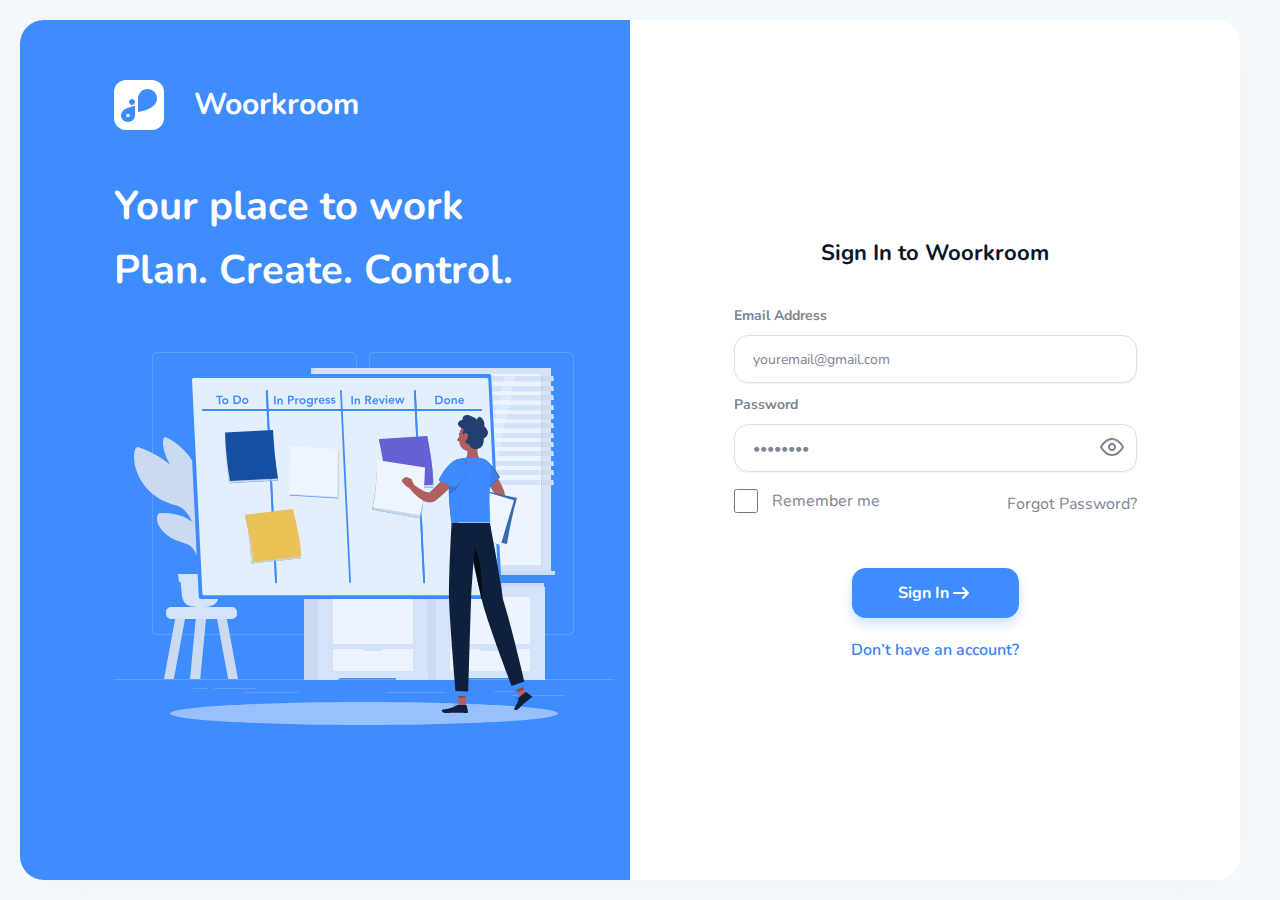
<file: index.html>
<!DOCTYPE html>
<html lang="en">
<head>
    <meta charset="UTF-8">
    <title>Title</title>
    <link rel="stylesheet" href="css/style.css">
</head>
<body>
    <div class="container">
        <div class="signIn-container">
            <div class="signIn-container__left">
                <div class="signIn-container__left__logo">
                    <svg width="50" height="50" viewBox="0 0 50 50" fill="none" xmlns="http://www.w3.org/2000/svg">
                        <rect width="50" height="50" rx="12" fill="white"/>
                        <mask id="mask0_1_40970" style="mask-type:luminance" maskUnits="userSpaceOnUse" x="0" y="0" width="50" height="50">
                            <rect width="50" height="50" rx="12" fill="white"/>
                        </mask>
                        <g mask="url(#mask0_1_40970)">
                        </g>
                        <path fill-rule="evenodd" clip-rule="evenodd" d="M17.9999 25C16.3499 25 15 23.6501 15 22.0002C15 20.3499 16.3499 19 17.9999 19C19.6499 19 21 20.3499 21 22.0002C21 23.6501 19.6499 25 17.9999 25Z" fill="#3F8CFF"/>
                        <path fill-rule="evenodd" clip-rule="evenodd" d="M43 18.3448C43 13.2052 38.725 9 33.5 9H33.4998C28.275 9 24 13.2052 24 18.3448V32C24 32 42.9983 29.9193 43 18.346C43 18.3456 43 18.3452 43 18.3448Z" fill="#3F8CFF"/>
                        <path fill-rule="evenodd" clip-rule="evenodd" d="M14 37.2076C12.9882 37.2076 12.1605 36.4388 12.1605 35.4993C12.1605 34.5596 12.9882 33.791 14 33.791C15.0116 33.791 15.8392 34.5596 15.8392 35.4993C15.8392 36.4388 15.0116 37.2076 14 37.2076ZM7 35.4978C7 35.4982 7 35.4989 7 35.4993C7 39.0746 10.1499 42 14 42C17.8499 42 21 39.0746 21 35.4993V26C21 26 7.00183 27.4474 7 35.4978Z" fill="#3F8CFF"/>
                    </svg>
                    <h4 class="signIn-container__left__logo-text">Woorkroom</h4>
                </div>
                <h4 class="signIn-container__left__title">Your place to work <br> Plan. Create. Control.</h4>
                <svg width="500" height="373" viewBox="0 0 500 373" fill="none" xmlns="http://www.w3.org/2000/svg">
                    <g opacity="0.917411" clip-path="url(#clip0_1_40732)">
                        <mask id="mask0_1_40732" style="mask-type:luminance" maskUnits="userSpaceOnUse" x="0" y="327" width="500" height="1">
                            <path fill-rule="evenodd" clip-rule="evenodd" d="M0 327H500V328H0V327Z" fill="white"/>
                        </mask>
                        <g mask="url(#mask0_1_40732)">
                            <path fill-rule="evenodd" clip-rule="evenodd" d="M0 327.625H500V327.375H0V327.625Z" fill="#E4E4DE"/>
                        </g>
                        <path fill-rule="evenodd" clip-rule="evenodd" d="M397 343.625H450V343.375H397V343.625Z" fill="#E4E4DE"/>
                        <path fill-rule="evenodd" clip-rule="evenodd" d="M273 340.625H332V340.375H273V340.625Z" fill="#E4E4DE"/>
                        <path fill-rule="evenodd" clip-rule="evenodd" d="M380 339.625H399V339.375H380V339.625Z" fill="#E4E4DE"/>
                        <path fill-rule="evenodd" clip-rule="evenodd" d="M100 336.625H143V336.375H100V336.625Z" fill="#D0D9E6"/>
                        <path fill-rule="evenodd" clip-rule="evenodd" d="M79 336.625H94V336.375H79V336.625Z" fill="#D0D9E6"/>
                        <path fill-rule="evenodd" clip-rule="evenodd" d="M131 340.625H185V340.375H131V340.625Z" fill="#D0D9E6"/>
                        <path fill-rule="evenodd" clip-rule="evenodd" d="M43.708 0.25C40.698 0.25 38.25 2.699 38.25 5.708V277.139C38.25 280.149 40.698 282.597 43.708 282.597H236.807C239.815 282.597 242.264 280.149 242.264 277.139V5.708C242.264 2.699 239.815 0.25 236.807 0.25H43.708ZM236.807 282.847H43.708C40.56 282.847 38 280.287 38 277.139V5.708C38 2.561 40.56 0 43.708 0H236.807C239.953 0 242.514 2.561 242.514 5.708V277.139C242.514 280.287 239.953 282.847 236.807 282.847Z" fill="#D0D9E6"/>
                        <path fill-rule="evenodd" clip-rule="evenodd" d="M260.707 0.25C257.698 0.25 255.25 2.699 255.25 5.708V277.139C255.25 280.149 257.698 282.597 260.707 282.597H453.806C456.815 282.597 459.264 280.149 459.264 277.139V5.708C459.264 2.699 456.815 0.25 453.806 0.25H260.707ZM453.806 282.847H260.707C257.56 282.847 255 280.287 255 277.139V5.708C255 2.561 257.56 0 260.707 0H453.806C456.953 0 459.514 2.561 459.514 5.708V277.139C459.514 280.287 456.953 282.847 453.806 282.847Z" fill="#D0D9E6"/>
                        <path fill-rule="evenodd" clip-rule="evenodd" d="M117.873 267H57.1272C54.307 267 52 264.778 52 262.063V259.937C52 257.221 54.307 255 57.1272 255H117.873C120.692 255 123 257.221 123 259.937V262.063C123 264.778 120.692 267 117.873 267Z" fill="#E3ECFA"/>
                        <path fill-rule="evenodd" clip-rule="evenodd" d="M71 267H61.1752L50 327H59.8248L71 267Z" fill="#DAE2F0"/>
                        <path fill-rule="evenodd" clip-rule="evenodd" d="M92 267H81.746L76 327H86.254L92 267Z" fill="#DAE2F0"/>
                        <path fill-rule="evenodd" clip-rule="evenodd" d="M103 267H112.825L124 327H114.176L103 267Z" fill="#DAE2F0"/>
                        <path fill-rule="evenodd" clip-rule="evenodd" d="M197 220H431V16H197V220Z" fill="#DAE2F0"/>
                        <path fill-rule="evenodd" clip-rule="evenodd" d="M200 220H437V16H200V220Z" fill="#E3ECFA"/>
                        <path fill-rule="evenodd" clip-rule="evenodd" d="M197 223H431V219H197V223Z" fill="#DDDED8"/>
                        <path fill-rule="evenodd" clip-rule="evenodd" d="M204 223H441V219H204V223Z" fill="#DAE2F0"/>
                        <path fill-rule="evenodd" clip-rule="evenodd" d="M210 213H428V22H210V213Z" fill="#FCFEFF"/>
                        <path fill-rule="evenodd" clip-rule="evenodd" d="M280 213L320.904 22H348L307.096 213H280Z" fill="#FFFFFE"/>
                        <path fill-rule="evenodd" clip-rule="evenodd" d="M248 213L288.903 22H316L275.097 213H248Z" fill="#FFFFFE"/>
                        <path fill-rule="evenodd" clip-rule="evenodd" d="M215 22.5158V200.484C215 200.769 215.404 201 215.903 201H217.098C217.597 201 218 200.769 218 200.484V22.5158C218 22.2305 217.597 22 217.098 22H215.903C215.404 22 215 22.2305 215 22.5158Z" fill="#EAEAE5"/>
                        <path fill-rule="evenodd" clip-rule="evenodd" d="M350 213L391.327 22H402L360.673 213H350Z" fill="#FFFFFE"/>
                        <path fill-rule="evenodd" clip-rule="evenodd" d="M427 213H428V22H427V213Z" fill="#DAE2F0"/>
                        <path fill-rule="evenodd" clip-rule="evenodd" d="M440 29H438V24H439.222L440 29Z" fill="#E3ECFA"/>
                        <path fill-rule="evenodd" clip-rule="evenodd" d="M428 29H438V24H428V29Z" fill="#DAE2F0"/>
                        <path fill-rule="evenodd" clip-rule="evenodd" d="M426.981 29.461H399.949L401.123 24H426.981V29.461ZM389.348 29.461H378.266L378 24H390.522L389.348 29.461Z" fill="#E3ECFA"/>
                        <path fill-rule="evenodd" clip-rule="evenodd" d="M399.804 29H389L390.196 24H401L399.804 29Z" fill="#EBF3FF"/>
                        <path fill-rule="evenodd" clip-rule="evenodd" d="M427 29H428V24H427V29Z" fill="#CCD3E0"/>
                        <path fill-rule="evenodd" clip-rule="evenodd" d="M440 48H438V43H439.222L440 48Z" fill="#E3ECFA"/>
                        <path fill-rule="evenodd" clip-rule="evenodd" d="M428 48H438V43H428V48Z" fill="#DAE2F0"/>
                        <path fill-rule="evenodd" clip-rule="evenodd" d="M427.069 48.461H396.008L397.182 43H427.069V48.461ZM385.408 48.461H379.266L379 43H386.582L385.408 48.461Z" fill="#E3ECFA"/>
                        <path fill-rule="evenodd" clip-rule="evenodd" d="M395.803 48H385L386.197 43H397L395.803 48Z" fill="#EBF3FF"/>
                        <path fill-rule="evenodd" clip-rule="evenodd" d="M427 48H428V43H427V48Z" fill="#CCD3E0"/>
                        <path fill-rule="evenodd" clip-rule="evenodd" d="M440 67H438V62H439.222L440 67Z" fill="#E3ECFA"/>
                        <path fill-rule="evenodd" clip-rule="evenodd" d="M428 67H438V62H428V67Z" fill="#DAE2F0"/>
                        <path fill-rule="evenodd" clip-rule="evenodd" d="M427.156 67.461H392.067L393.241 62H427.156V67.461ZM381.466 67.461H380.266L380 62H382.641L381.466 67.461Z" fill="#E3ECFA"/>
                        <path fill-rule="evenodd" clip-rule="evenodd" d="M391.804 67H381L382.197 62H393L391.804 67Z" fill="#EBF3FF"/>
                        <path fill-rule="evenodd" clip-rule="evenodd" d="M427 67H428V62H427V67Z" fill="#CCD3E0"/>
                        <path fill-rule="evenodd" clip-rule="evenodd" d="M440 86H438V81H439.222L440 86Z" fill="#E3ECFA"/>
                        <path fill-rule="evenodd" clip-rule="evenodd" d="M428 86H438V81H428V86Z" fill="#DAE2F0"/>
                        <path fill-rule="evenodd" clip-rule="evenodd" d="M427 86H388L389.171 81H427V86Z" fill="#E3ECFA"/>
                        <path fill-rule="evenodd" clip-rule="evenodd" d="M387.868 86H381.256L381 81H389L387.868 86Z" fill="#EBF3FF"/>
                        <path fill-rule="evenodd" clip-rule="evenodd" d="M427 86H428V81H427V86Z" fill="#CCD3E0"/>
                        <path fill-rule="evenodd" clip-rule="evenodd" d="M440 104H438V99H439.222L440 104Z" fill="#E3ECFA"/>
                        <path fill-rule="evenodd" clip-rule="evenodd" d="M428 104H438V99H428V104Z" fill="#DAE2F0"/>
                        <path fill-rule="evenodd" clip-rule="evenodd" d="M427 104H384L385.17 99H427V104Z" fill="#E3ECFA"/>
                        <path fill-rule="evenodd" clip-rule="evenodd" d="M382.952 104H381.237L381 99H384L382.952 104Z" fill="#EBF3FF"/>
                        <path fill-rule="evenodd" clip-rule="evenodd" d="M427 104H428V99H427V104Z" fill="#CCD3E0"/>
                        <path fill-rule="evenodd" clip-rule="evenodd" d="M440 123H438V118H439.222L440 123Z" fill="#E3ECFA"/>
                        <path fill-rule="evenodd" clip-rule="evenodd" d="M428 123H438V118H428V123Z" fill="#DAE2F0"/>
                        <path fill-rule="evenodd" clip-rule="evenodd" d="M426 123H384.114C383.618 122.229 382.932 121.193 382.107 120.027L382 118H426V123Z" fill="#E3ECFA"/>
                        <path fill-rule="evenodd" clip-rule="evenodd" d="M427 123H428V118H427V123Z" fill="#CCD3E0"/>
                        <path fill-rule="evenodd" clip-rule="evenodd" d="M440 39H438V34H439.222L440 39Z" fill="#E3ECFA"/>
                        <path fill-rule="evenodd" clip-rule="evenodd" d="M428 39H438V34H428V39Z" fill="#DAE2F0"/>
                        <path fill-rule="evenodd" clip-rule="evenodd" d="M426.525 39.461H397.479L398.653 34H426.525V39.461ZM386.878 39.461H378.266L378 34H388.052L386.878 39.461Z" fill="#E3ECFA"/>
                        <path fill-rule="evenodd" clip-rule="evenodd" d="M397.804 39H387L388.196 34H399L397.804 39Z" fill="#EBF3FF"/>
                        <path fill-rule="evenodd" clip-rule="evenodd" d="M427 39H428V34H427V39Z" fill="#CCD3E0"/>
                        <path fill-rule="evenodd" clip-rule="evenodd" d="M440 58H438V53H439.222L440 58Z" fill="#E3ECFA"/>
                        <path fill-rule="evenodd" clip-rule="evenodd" d="M428 58H438V53H428V58Z" fill="#DAE2F0"/>
                        <path fill-rule="evenodd" clip-rule="evenodd" d="M426.612 58.461H393.537L394.711 53H426.612V58.461ZM382.936 58.461H379.265L379 53H384.111L382.936 58.461Z" fill="#E3ECFA"/>
                        <path fill-rule="evenodd" clip-rule="evenodd" d="M393.804 58H383L384.197 53H395L393.804 58Z" fill="#EBF3FF"/>
                        <path fill-rule="evenodd" clip-rule="evenodd" d="M427 58H428V53H427V58Z" fill="#CCD3E0"/>
                        <path fill-rule="evenodd" clip-rule="evenodd" d="M440 76H438V71H439.222L440 76Z" fill="#E3ECFA"/>
                        <path fill-rule="evenodd" clip-rule="evenodd" d="M428 76H438V71H428V76Z" fill="#DAE2F0"/>
                        <path fill-rule="evenodd" clip-rule="evenodd" d="M426.7 76.461H389.597L390.771 71H426.7V76.461ZM380.031 71.646L380 71H380.17L380.031 71.646Z" fill="#E3ECFA"/>
                        <path fill-rule="evenodd" clip-rule="evenodd" d="M389.798 76H380.241L380 71.5915L380.142 71H391L389.798 76Z" fill="#EBF3FF"/>
                        <path fill-rule="evenodd" clip-rule="evenodd" d="M427 76H428V71H427V76Z" fill="#CCD3E0"/>
                        <path fill-rule="evenodd" clip-rule="evenodd" d="M440 95H438V90H439.222L440 95Z" fill="#E3ECFA"/>
                        <path fill-rule="evenodd" clip-rule="evenodd" d="M428 95H438V90H428V95Z" fill="#DAE2F0"/>
                        <path fill-rule="evenodd" clip-rule="evenodd" d="M427 95H386L387.17 90H427V95Z" fill="#E3ECFA"/>
                        <path fill-rule="evenodd" clip-rule="evenodd" d="M385.792 95H381.274L381 90H387L385.792 95Z" fill="#EBF3FF"/>
                        <path fill-rule="evenodd" clip-rule="evenodd" d="M427 95H428V90H427V95Z" fill="#CCD3E0"/>
                        <path fill-rule="evenodd" clip-rule="evenodd" d="M440 114H438V109H439.222L440 114Z" fill="#E3ECFA"/>
                        <path fill-rule="evenodd" clip-rule="evenodd" d="M428 114H438V109H428V114Z" fill="#DAE2F0"/>
                        <path fill-rule="evenodd" clip-rule="evenodd" d="M427 114H382.103L382 112.09L382.731 109H427V114Z" fill="#E3ECFA"/>
                        <path fill-rule="evenodd" clip-rule="evenodd" d="M382.219 112L382.055 109H382.945L382.219 112Z" fill="#E9E9E4"/>
                        <path fill-rule="evenodd" clip-rule="evenodd" d="M427 114H428V109H427V114Z" fill="#CCD3E0"/>
                        <path fill-rule="evenodd" clip-rule="evenodd" d="M440 133H438V128H439.222L440 133Z" fill="#E3ECFA"/>
                        <path fill-rule="evenodd" clip-rule="evenodd" d="M428 133H438V128H428V133Z" fill="#DAE2F0"/>
                        <path fill-rule="evenodd" clip-rule="evenodd" d="M426 133H387.041C386.659 132.309 386.265 131.628 385.862 130.953C385.273 129.942 384.647 128.962 384 128H426V133Z" fill="#E3ECFA"/>
                        <path fill-rule="evenodd" clip-rule="evenodd" d="M427 133H428V128H427V133Z" fill="#CCD3E0"/>
                        <path fill-rule="evenodd" clip-rule="evenodd" d="M400 328H431V235H400V328Z" fill="#DDDED8"/>
                        <path fill-rule="evenodd" clip-rule="evenodd" d="M411.962 328H431V317H392L411.962 328Z" fill="#E3ECFA"/>
                        <path fill-rule="evenodd" clip-rule="evenodd" d="M307 328H338V235H307V328Z" fill="#DAE2F0"/>
                        <path fill-rule="evenodd" clip-rule="evenodd" d="M322 326H431V235H322V326Z" fill="#E3ECFA"/>
                        <path fill-rule="evenodd" clip-rule="evenodd" d="M341.038 328H322V317H361L341.038 328Z" fill="#E3ECFA"/>
                        <path fill-rule="evenodd" clip-rule="evenodd" d="M336 292H416V245H336V292Z" fill="#FCFEFF"/>
                        <path fill-rule="evenodd" clip-rule="evenodd" d="M336 319H416V297H336V319Z" fill="#FCFEFF"/>
                        <path fill-rule="evenodd" clip-rule="evenodd" d="M382.793 247H368.207C365.884 247 364 245.21 364 243H387C387 245.21 385.116 247 382.793 247Z" fill="#E4E4DE"/>
                        <path fill-rule="evenodd" clip-rule="evenodd" d="M382.793 299H368.207C365.884 299 364 297.209 364 295H387C387 297.209 385.117 299 382.793 299Z" fill="#E3ECFA"/>
                        <path fill-rule="evenodd" clip-rule="evenodd" d="M282 328H313V235H282V328Z" fill="#E3ECFA"/>
                        <path fill-rule="evenodd" clip-rule="evenodd" d="M294.962 328H314V317H275L294.962 328Z" fill="#E3ECFA"/>
                        <path fill-rule="evenodd" clip-rule="evenodd" d="M190 328H221V235H190V328Z" fill="#DAE2F0"/>
                        <path fill-rule="evenodd" clip-rule="evenodd" d="M204 326H313V235H204V326Z" fill="#E3ECFA"/>
                        <path fill-rule="evenodd" clip-rule="evenodd" d="M223.039 328H204V317H243L223.039 328Z" fill="#E3ECFA"/>
                        <path fill-rule="evenodd" clip-rule="evenodd" d="M219 292H299V245H219V292Z" fill="#FCFEFF"/>
                        <path fill-rule="evenodd" clip-rule="evenodd" d="M219 319H299V297H219V319Z" fill="#FCFEFF"/>
                        <path fill-rule="evenodd" clip-rule="evenodd" d="M265.793 247H251.207C248.883 247 247 245.21 247 243H270C270 245.21 268.117 247 265.793 247Z" fill="#E4E4DE"/>
                        <path fill-rule="evenodd" clip-rule="evenodd" d="M265.793 299H251.207C248.883 299 247 297.209 247 295H270C270 297.209 268.117 299 265.793 299Z" fill="#E3ECFA"/>
                        <path fill-rule="evenodd" clip-rule="evenodd" d="M204 235H430V231H204V235Z" fill="#DAE2F0"/>
                        <path fill-rule="evenodd" clip-rule="evenodd" d="M190 235H205V231H190V235Z" fill="#D4D5CF"/>
                        <path fill-rule="evenodd" clip-rule="evenodd" d="M84.6786 240.721C83.2324 204.199 81.6897 167.883 84.8479 149.564L90 146C90 146 88.8707 149.415 88.2789 205.372C87.8665 244.267 87.3855 242.154 87.3424 240.041C87.3229 239.113 87.3886 238.186 87.5804 240.721H84.6786Z" fill="#DDDED8"/>
                        <path fill-rule="evenodd" clip-rule="evenodd" d="M92.5274 110.729C100.223 90.5542 118.153 71.0725 137.633 63.1035C145.281 59.9744 134.262 128.776 106.533 133.211C92.9923 135.376 88.7767 170.246 86.4936 187C85.719 154.048 84.8329 130.905 92.5274 110.729Z" fill="#DDDED8"/>
                        <path fill-rule="evenodd" clip-rule="evenodd" d="M90.4442 161.604C95.8516 153.025 104.693 141.012 117.61 141C132.252 140.987 119.439 165.114 102.228 172.82C93.824 176.583 86.8187 188.526 85 196C85.1511 180.852 85.0358 170.183 90.4442 161.604Z" fill="#DDDED8"/>
                        <path fill-rule="evenodd" clip-rule="evenodd" d="M77.5085 136.292C68.0788 119.581 47.0618 102.776 24.686 95.1309C15.9013 92.1288 15.0349 141.631 62.3988 153.477C77.6959 157.302 83.8285 184.384 87 198C86.7358 171.555 86.9372 153.003 77.5085 136.292Z" fill="#DAE2F0"/>
                        <path fill-rule="evenodd" clip-rule="evenodd" d="M83.4865 175.934C77.4192 165.318 60.9252 160.128 46.092 161.12C40.2672 161.508 39.631 183.299 72.0262 191.714C81.8519 194.266 85.8166 211.35 87.8569 220C87.6868 203.199 89.5539 186.552 83.4865 175.934Z" fill="#DAE2F0"/>
                        <path fill-rule="evenodd" clip-rule="evenodd" d="M83.1369 119.14C78.4414 104.138 64.6012 90.692 51.8983 85.1338C46.9112 82.9517 45.378 107.828 72.6406 132.182C80.9094 139.57 83.5167 161.09 84.8644 172C85.4827 152.522 87.8325 134.141 83.1369 119.14Z" fill="#DAE2F0"/>
                        <path fill-rule="evenodd" clip-rule="evenodd" d="M86.5 255C76.5025 255 68.2403 254.271 67.6656 240.748L66 223H107L105.334 240.748C104.761 254.271 96.4985 255 86.5 255Z" fill="#E3ECFA"/>
                        <path fill-rule="evenodd" clip-rule="evenodd" d="M105.835 230H65.1648L64 222H107L105.835 230Z" fill="#E3ECFA"/>
                        <path opacity="0.601028" fill-rule="evenodd" clip-rule="evenodd" d="M444 361.501C444 367.852 357.144 373 250 373C142.857 373 56 367.852 56 361.501C56 355.149 142.857 350 250 350C357.144 350 444 355.149 444 361.501Z" fill="#E3ECFA"/>
                        <path fill-rule="evenodd" clip-rule="evenodd" d="M72.9904 63L72 43.0486L73.0096 43L74 62.9514L72.9904 63Z" fill="#3F8CFF"/>
                        <path fill-rule="evenodd" clip-rule="evenodd" d="M73.3252 80L73 70.0483L73.6748 70L74 79.9507L73.3252 80Z" fill="#3F8CFF"/>
                        <path fill-rule="evenodd" clip-rule="evenodd" d="M86.5239 247C85.579 247 84.801 246.257 84.755 245.311L74.0041 23.8621C73.9551 22.8494 74.7611 22 75.7729 22H375.477C376.421 22 377.199 22.7432 377.245 23.6898L387.996 245.139C388.045 246.152 387.239 247 386.227 247H86.5239Z" fill="#3F8CFF"/>
                        <path fill-rule="evenodd" clip-rule="evenodd" d="M366.764 243.367H90.1831C89.2371 243.367 88.4581 242.625 88.4131 241.681L78.0021 27.859C77.9531 26.848 78.7601 26 79.7731 26H372.583C373.529 26 374.308 26.742 374.354 27.687L378.614 115.172C376.533 112.555 374.201 110.113 371.958 108.804C370.359 107.747 368.465 107.085 366.405 106.972C366.264 106.964 366.124 106.957 365.983 106.95C362.345 103.437 363.062 96.145 364.161 90.881L353.125 97.034C353.963 100.565 354.058 104.842 351.181 106.838C350.631 106.87 350.11 106.907 349.623 106.951C347.816 107.115 346.041 107.376 344.459 107.655C344.06 107.726 343.668 107.819 343.286 107.934C341.733 108.366 340.016 109.235 338.154 110.637C330.511 116.393 324.836 128.587 324.836 128.587L326.648 129.581C324.965 131.435 323.216 133.247 321.407 135.026C319.426 136.963 317.441 138.802 315.285 140.818C315.227 140.824 315.167 140.83 315.103 140.834C315.033 140.838 314.96 140.84 314.884 140.84C314.414 140.84 313.834 140.764 313.209 140.605C312.193 140.353 311.076 139.936 309.94 139.412C310.005 138.166 310.062 136.926 310.11 135.705L319.24 135.406C319.769 130.497 319.045 122.322 317.821 113.854C316.776 104.985 314.986 94.886 313.08 84.597L303.971 85.175L301.714 38.812C301.689 38.324 301.261 37.948 300.801 37.948C300.789 37.948 300.776 37.949 300.763 37.949C300.263 37.974 299.877 38.399 299.901 38.899L302.16 85.29L264.835 87.661C264.95 88.166 265.064 88.671 265.177 89.174H265.176C265.178 89.182 265.18 89.19 265.182 89.199C265.361 89.997 265.537 90.793 265.711 91.586C267.162 98.288 268.283 104.824 269.094 111.073L263.009 110.12C263.106 128.098 261.173 144.556 258.027 157.49L306.115 166.508L309.233 230.556C309.257 231.041 309.658 231.419 310.138 231.419L310.183 231.418C310.683 231.394 311.07 230.968 311.046 230.468L307.66 160.937C308.334 157.429 308.867 153.226 309.273 148.795C309.595 148.943 309.925 149.085 310.264 149.222C311.499 149.71 312.871 150.12 314.441 150.3C314.877 150.351 315.334 150.379 315.805 150.379C317.017 150.379 318.324 150.192 319.614 149.728L320.287 149.485L321.11 148.808C323.429 146.899 326.053 144.817 328.485 142.634C330.616 140.751 332.699 138.781 334.699 136.71C334.712 137.792 334.735 138.913 334.769 140.077C334.782 140.63 334.802 141.2 334.825 141.784C335.11 149.631 335.858 159.284 337.307 171.14H344.78L342.209 179.771L347.579 181.37C347.557 181.517 347.534 181.664 347.512 181.811L353.296 183.072L353.573 183.155C356.716 197.592 362.015 221.887 365.587 238.049C366.005 239.943 366.4 241.726 366.764 243.367ZM160.008 209.112L161.052 230.556C161.077 231.041 161.477 231.419 161.958 231.419L162.003 231.418C162.503 231.394 162.889 230.968 162.865 230.468L161.816 208.928L187.162 206.353C187.034 195.056 181.224 168.82 177.779 158.987L159.491 161.16L157.924 128.986L163.612 128.68C161.054 111.674 159.194 95.337 158.65 80.259L155.558 80.378L153.534 38.812C153.509 38.324 153.089 37.948 152.622 37.948C152.609 37.948 152.597 37.949 152.584 37.949C152.084 37.974 151.697 38.399 151.721 38.899L153.744 80.448L111.468 82.08C111.364 95.911 112.535 114.587 115.319 131.283L156.112 129.084L157.684 161.375L131.062 164.538C136.03 182.056 136.238 197.933 137.616 211.388L160.008 209.112ZM175.885 95.373L175.883 143.501L224.428 146.43L224.43 98.302L175.885 95.373ZM383.367 212.804C382.013 205.059 380.64 197.428 379.443 190.859L382.341 191.722L383.367 212.804ZM379.867 140.919L375.281 139.919C375.324 138.491 375.38 137.035 375.453 135.558L376.222 134.773C377.549 136.758 378.784 138.77 379.861 140.801L379.867 140.919ZM315.934 140.652L316.052 140.579C316.02 140.604 315.981 140.628 315.934 140.652Z" fill="#F4F9FD"/>
                        <path d="M104.706 45.1122L102.102 45.1576L102.078 43.7898L108.797 43.6726L108.821 45.0403L106.218 45.0858L106.342 52.2127L104.83 52.2391L104.706 45.1122ZM108.174 49.3003C108.166 48.8444 108.239 48.431 108.393 48.0603C108.554 47.6814 108.772 47.3576 109.048 47.0887C109.323 46.8199 109.651 46.6101 110.033 46.4594C110.414 46.3087 110.821 46.2296 111.253 46.2221C111.685 46.2145 112.094 46.2794 112.48 46.4167C112.867 46.554 113.202 46.7521 113.487 47.0112C113.772 47.2703 113.997 47.5864 114.164 47.9596C114.338 48.3246 114.429 48.735 114.437 49.191C114.445 49.6469 114.368 50.0643 114.207 50.4432C114.053 50.8139 113.839 51.1337 113.564 51.4025C113.288 51.6714 112.96 51.8812 112.578 52.0318C112.197 52.1825 111.79 52.2616 111.358 52.2692C110.926 52.2767 110.517 52.2118 110.131 52.0746C109.744 51.9373 109.409 51.7391 109.124 51.48C108.84 51.221 108.61 50.9089 108.436 50.5439C108.269 50.1708 108.182 49.7562 108.174 49.3003ZM109.614 49.2752C109.618 49.4991 109.658 49.7145 109.733 49.9212C109.817 50.1277 109.932 50.3098 110.079 50.4672C110.234 50.6245 110.416 50.7494 110.625 50.8417C110.835 50.9341 111.072 50.978 111.336 50.9734C111.6 50.9688 111.835 50.9166 112.041 50.817C112.247 50.7174 112.421 50.5864 112.562 50.4239C112.712 50.2612 112.82 50.0753 112.889 49.8661C112.965 49.6567 113.001 49.4401 112.997 49.2161C112.993 48.9921 112.95 48.7769 112.866 48.5703C112.79 48.3636 112.675 48.1816 112.521 48.0242C112.374 47.8668 112.196 47.7419 111.986 47.6495C111.776 47.5572 111.539 47.5133 111.275 47.5179C111.012 47.5225 110.776 47.5746 110.57 47.6742C110.364 47.7738 110.186 47.905 110.037 48.0676C109.896 48.2301 109.787 48.416 109.711 48.6254C109.642 48.8346 109.61 49.0512 109.614 49.2752ZM119.369 43.488L122.717 43.4296C123.277 43.4198 123.818 43.4984 124.341 43.6653C124.864 43.8242 125.329 44.0761 125.735 44.4211C126.141 44.766 126.468 45.2044 126.718 45.7361C126.967 46.2598 127.098 46.8817 127.11 47.6015C127.123 48.3294 126.994 48.9638 126.724 49.5046C126.461 50.0373 126.113 50.4834 125.679 50.843C125.253 51.1945 124.773 51.4629 124.241 51.6482C123.716 51.8254 123.197 51.9185 122.685 51.9274L119.518 51.9827L119.369 43.488ZM122.133 50.5689C122.605 50.5606 123.048 50.5009 123.462 50.3896C123.884 50.2703 124.249 50.0959 124.557 49.8664C124.865 49.629 125.104 49.3288 125.274 48.9658C125.451 48.5947 125.536 48.1491 125.527 47.6292C125.518 47.1173 125.43 46.6787 125.264 46.3136C125.097 45.9484 124.868 45.6564 124.576 45.4374C124.292 45.2104 123.953 45.0483 123.56 44.9511C123.174 44.8458 122.749 44.7972 122.285 44.8053L120.905 44.8294L121.006 50.5885L122.133 50.5689ZM128.152 48.9516C128.144 48.4957 128.216 48.0823 128.37 47.7116C128.531 47.3327 128.75 47.0088 129.025 46.74C129.3 46.4712 129.629 46.2614 130.01 46.1107C130.392 45.96 130.798 45.8809 131.23 45.8734C131.662 45.8658 132.071 45.9307 132.458 46.068C132.844 46.2053 133.18 46.4034 133.464 46.6625C133.749 46.9216 133.975 47.2377 134.141 47.6108C134.315 47.9759 134.407 48.3863 134.415 48.8423C134.423 49.2982 134.346 49.7156 134.184 50.0945C134.031 50.4652 133.816 50.785 133.541 51.0538C133.266 51.3227 132.937 51.5325 132.556 51.6831C132.174 51.8338 131.768 51.9129 131.336 51.9205C130.904 51.928 130.495 51.8631 130.108 51.7259C129.722 51.5886 129.386 51.3904 129.102 51.1313C128.817 50.8723 128.588 50.5602 128.413 50.1952C128.247 49.8221 128.16 49.4075 128.152 48.9516ZM129.591 48.9265C129.595 49.1504 129.635 49.3658 129.711 49.5725C129.794 49.779 129.909 49.9611 130.056 50.1185C130.211 50.2758 130.393 50.4007 130.603 50.493C130.812 50.5854 131.049 50.6293 131.313 50.6247C131.577 50.6201 131.812 50.5679 132.019 50.4683C132.225 50.3687 132.399 50.2377 132.54 50.0752C132.689 49.9125 132.798 49.7266 132.866 49.5174C132.942 49.308 132.979 49.0914 132.975 48.8674C132.971 48.6434 132.927 48.4282 132.844 48.2216C132.768 48.0149 132.653 47.8329 132.498 47.6755C132.351 47.5181 132.173 47.3932 131.963 47.3008C131.754 47.2085 131.517 47.1646 131.253 47.1692C130.989 47.1738 130.754 47.2259 130.548 47.3255C130.341 47.4251 130.164 47.5563 130.014 47.7189C129.873 47.8814 129.764 48.0673 129.688 48.2767C129.62 48.4859 129.587 48.7025 129.591 48.9265Z" fill="#3F8CFF"/>
                        <path d="M160.108 44.0336L161.619 44.0072L161.768 52.5019L160.256 52.5283L160.108 44.0336ZM163.399 46.7126L164.767 46.6887L164.783 47.6126L164.807 47.6122C164.938 47.3218 165.141 47.0702 165.418 46.8574C165.694 46.6365 166.072 46.5219 166.552 46.5135C166.936 46.5068 167.261 46.5652 167.527 46.6885C167.801 46.8118 168.024 46.9759 168.196 47.181C168.367 47.386 168.491 47.6239 168.568 47.8946C168.645 48.1653 168.686 48.4486 168.691 48.7445L168.755 52.38L167.315 52.4051L167.264 49.4896C167.261 49.3296 167.25 49.1538 167.231 48.9621C167.211 48.7624 167.164 48.5792 167.089 48.4125C167.022 48.2376 166.915 48.0954 166.77 47.986C166.623 47.8685 166.426 47.8119 166.178 47.8163C165.938 47.8204 165.735 47.864 165.569 47.9469C165.41 48.0297 165.276 48.1401 165.166 48.278C165.065 48.4158 164.991 48.5731 164.947 48.7499C164.902 48.9267 164.881 49.1111 164.884 49.3031L164.939 52.4466L163.499 52.4717L163.399 46.7126ZM173.923 43.7925L176.778 43.7426C177.186 43.7355 177.579 43.7687 177.956 43.8421C178.342 43.9154 178.68 44.0455 178.971 44.2324C179.262 44.4114 179.495 44.6594 179.668 44.9764C179.85 45.2853 179.945 45.6757 179.953 46.1476C179.962 46.6835 179.878 47.1171 179.7 47.4482C179.521 47.7794 179.278 48.0397 178.969 48.2291C178.66 48.4105 178.298 48.5368 177.883 48.6081C177.477 48.6792 177.049 48.7187 176.601 48.7265L175.522 48.7453L175.583 52.2608L174.071 52.2872L173.923 43.7925ZM176.411 47.4336C176.627 47.4298 176.851 47.4179 177.082 47.3979C177.314 47.3778 177.525 47.3262 177.716 47.2428C177.914 47.1593 178.072 47.0366 178.189 46.8745C178.314 46.7123 178.375 46.4872 178.37 46.1992C178.365 45.9353 178.305 45.7283 178.191 45.5783C178.076 45.4202 177.93 45.3028 177.752 45.2259C177.575 45.141 177.378 45.0884 177.162 45.0682C176.945 45.0479 176.737 45.0396 176.537 45.043L175.457 45.0619L175.499 47.4495L176.411 47.4336ZM181.173 46.4023L182.613 46.3772L182.629 47.2891L182.653 47.2887C182.807 46.9499 183.031 46.686 183.323 46.4968C183.616 46.3077 183.954 46.2098 184.338 46.2031C184.426 46.2015 184.511 46.2081 184.591 46.2227C184.679 46.2371 184.767 46.2556 184.856 46.2781L184.88 47.6698C184.76 47.6399 184.639 47.618 184.519 47.6041C184.406 47.5821 184.294 47.5721 184.182 47.574C183.846 47.5799 183.576 47.6486 183.37 47.7802C183.172 47.9037 183.018 48.0464 182.909 48.2083C182.808 48.3701 182.739 48.5313 182.702 48.692C182.672 48.8526 182.659 48.9728 182.66 49.0528L182.714 52.1363L181.274 52.1615L181.173 46.4023ZM185.388 49.2092C185.38 48.7533 185.453 48.3399 185.607 47.9692C185.768 47.5903 185.986 47.2665 186.262 46.9976C186.537 46.7288 186.865 46.519 187.247 46.3683C187.628 46.2177 188.035 46.1385 188.467 46.131C188.899 46.1235 189.308 46.1883 189.694 46.3256C190.081 46.4629 190.416 46.6611 190.701 46.9201C190.986 47.1792 191.211 47.4953 191.378 47.8685C191.552 48.2335 191.643 48.644 191.651 49.0999C191.659 49.5558 191.582 49.9732 191.421 50.3521C191.267 50.7228 191.053 51.0426 190.778 51.3115C190.502 51.5803 190.174 51.7901 189.793 51.9408C189.411 52.0914 189.004 52.1705 188.572 52.1781C188.141 52.1856 187.731 52.1208 187.345 51.9835C186.958 51.8462 186.623 51.648 186.338 51.389C186.054 51.1299 185.824 50.8178 185.65 50.4528C185.483 50.0797 185.396 49.6651 185.388 49.2092ZM186.828 49.1841C186.832 49.408 186.872 49.6234 186.947 49.8301C187.031 50.0367 187.146 50.2187 187.293 50.3761C187.448 50.5335 187.63 50.6583 187.839 50.7507C188.049 50.843 188.286 50.8869 188.55 50.8823C188.814 50.8777 189.049 50.8256 189.255 50.726C189.462 50.6263 189.635 50.4953 189.776 50.3328C189.926 50.1702 190.034 49.9842 190.103 49.775C190.179 49.5657 190.215 49.349 190.211 49.125C190.208 48.9011 190.164 48.6858 190.08 48.4792C190.005 48.2725 189.889 48.0905 189.735 47.9332C189.588 47.7757 189.41 47.6508 189.2 47.5584C188.99 47.4661 188.753 47.4222 188.49 47.4268C188.226 47.4314 187.99 47.4835 187.784 47.5831C187.578 47.6828 187.4 47.8139 187.251 47.9765C187.11 48.139 187.001 48.3249 186.925 48.5343C186.856 48.7435 186.824 48.9601 186.828 49.1841ZM198.876 46.0933L198.968 51.3365C198.977 51.8565 198.921 52.3255 198.8 52.7437C198.68 53.1698 198.486 53.5293 198.219 53.822C197.96 54.1225 197.628 54.3564 197.223 54.5235C196.818 54.6906 196.335 54.779 195.775 54.7888C195.239 54.7981 194.73 54.739 194.248 54.6114C193.766 54.4838 193.317 54.2436 192.903 53.8908L193.747 52.6999C194.039 52.9588 194.343 53.1575 194.657 53.2961C194.972 53.4346 195.333 53.5003 195.741 53.4932C196.085 53.4872 196.372 53.4342 196.602 53.3341C196.84 53.234 197.026 53.0987 197.159 52.9283C197.3 52.7579 197.397 52.5521 197.448 52.3112C197.508 52.0781 197.536 51.8176 197.531 51.5296L197.523 51.1097L197.499 51.1101C197.296 51.3937 197.024 51.6105 196.683 51.7605C196.341 51.9025 195.99 51.9766 195.63 51.9829C195.198 51.9904 194.805 51.9213 194.451 51.7754C194.096 51.6216 193.788 51.4149 193.528 51.1555C193.275 50.8958 193.078 50.5872 192.935 50.2296C192.793 49.8721 192.718 49.4893 192.711 49.0814C192.704 48.6574 192.761 48.2604 192.883 47.8902C193.004 47.52 193.186 47.1968 193.43 46.9205C193.673 46.6442 193.965 46.4271 194.306 46.2691C194.656 46.103 195.054 46.016 195.502 46.0082C195.91 46.0011 196.291 46.0744 196.646 46.2283C197.001 46.3821 197.285 46.6332 197.499 46.9815L197.523 46.9811L197.508 46.1172L198.876 46.0933ZM195.825 47.2988C195.569 47.3032 195.337 47.3513 195.131 47.4429C194.924 47.5265 194.747 47.6456 194.597 47.8003C194.456 47.9468 194.343 48.1288 194.259 48.3463C194.182 48.5556 194.146 48.7883 194.151 49.0443C194.155 49.2762 194.199 49.4915 194.282 49.6901C194.374 49.8885 194.497 50.0624 194.651 50.2117C194.806 50.361 194.988 50.4779 195.197 50.5622C195.407 50.6466 195.632 50.6867 195.872 50.6825C196.136 50.6779 196.371 50.6298 196.577 50.5381C196.792 50.4464 196.97 50.3273 197.111 50.1808C197.26 50.0261 197.373 49.8441 197.45 49.6348C197.526 49.4254 197.562 49.2007 197.558 48.9608C197.549 48.4569 197.39 48.0516 197.081 47.7449C196.771 47.4383 196.353 47.2896 195.825 47.2988ZM200.506 46.0649L201.946 46.0397L201.962 46.9516L201.986 46.9512C202.14 46.6125 202.364 46.3485 202.656 46.1594C202.949 45.9702 203.287 45.8723 203.671 45.8656C203.759 45.8641 203.844 45.8706 203.924 45.8852C204.012 45.8997 204.1 45.9181 204.189 45.9406L204.213 47.3324C204.093 47.3025 203.972 47.2806 203.852 47.2667C203.739 47.2446 203.627 47.2346 203.515 47.2365C203.179 47.2424 202.909 47.3111 202.703 47.4428C202.505 47.5662 202.351 47.7089 202.242 47.8709C202.141 48.0327 202.072 48.1939 202.035 48.3546C202.005 48.5151 201.991 48.6354 201.993 48.7153L202.047 51.7989L200.607 51.824L200.506 46.0649ZM206.17 49.3505C206.225 49.7816 206.399 50.1147 206.691 50.3496C206.983 50.5845 207.333 50.6984 207.741 50.6913C208.101 50.685 208.4 50.6078 208.637 50.4596C208.883 50.3033 209.095 50.1116 209.276 49.8844L210.321 50.6463C209.992 51.0681 209.622 51.3706 209.209 51.5538C208.796 51.7371 208.361 51.8327 207.905 51.8406C207.474 51.8482 207.064 51.7833 206.678 51.646C206.291 51.5087 205.956 51.3106 205.671 51.0515C205.387 50.7924 205.157 50.4804 204.983 50.1154C204.816 49.7422 204.729 49.3277 204.721 48.8718C204.713 48.4158 204.786 48.0025 204.94 47.6318C205.101 47.2529 205.319 46.929 205.595 46.6602C205.87 46.3913 206.198 46.1816 206.58 46.0309C206.961 45.8802 207.368 45.8011 207.8 45.7936C208.2 45.7866 208.565 45.8522 208.896 45.9905C209.234 46.1206 209.521 46.3156 209.758 46.5755C210.002 46.8353 210.192 47.16 210.327 47.5497C210.47 47.9313 210.545 48.374 210.554 48.878L210.561 49.2739L206.17 49.3505ZM209.102 48.2192C209.087 47.7954 208.949 47.4657 208.689 47.2303C208.429 46.9868 208.071 46.869 207.615 46.8769C207.183 46.8845 206.841 47.0145 206.589 47.2669C206.346 47.5192 206.2 47.8538 206.151 48.2707L209.102 48.2192ZM214.948 47.409C214.661 47.022 214.282 46.8326 213.81 46.8408C213.618 46.8442 213.431 46.8954 213.248 46.9946C213.066 47.0938 212.977 47.2514 212.981 47.4674C212.984 47.6434 213.062 47.77 213.215 47.8474C213.369 47.9247 213.562 47.9893 213.795 48.0413C214.028 48.0932 214.277 48.1489 214.542 48.2083C214.815 48.2595 215.068 48.3471 215.302 48.471C215.536 48.587 215.731 48.7516 215.887 48.9649C216.043 49.1782 216.124 49.4728 216.131 49.8488C216.137 50.1927 216.066 50.486 215.918 50.7286C215.778 50.9631 215.589 51.1544 215.352 51.3026C215.122 51.4506 214.86 51.5592 214.565 51.6284C214.271 51.6975 213.975 51.7347 213.679 51.7398C213.231 51.7477 212.818 51.6909 212.44 51.5694C212.062 51.448 211.722 51.2219 211.42 50.8911L212.364 49.9745C212.552 50.1793 212.751 50.3478 212.961 50.4802C213.179 50.6044 213.44 50.6639 213.744 50.6585C213.848 50.6567 213.956 50.6428 214.068 50.6169C214.179 50.5909 214.283 50.5491 214.378 50.4915C214.473 50.4338 214.547 50.3645 214.602 50.2835C214.664 50.1944 214.695 50.0939 214.693 49.9819C214.689 49.7819 214.611 49.6353 214.457 49.5419C214.303 49.4486 214.11 49.376 213.877 49.324C213.644 49.2641 213.391 49.2125 213.118 49.1692C212.853 49.1179 212.604 49.0382 212.37 48.9303C212.136 48.8143 211.941 48.6537 211.785 48.4484C211.63 48.2431 211.549 47.9565 211.542 47.5885C211.537 47.2686 211.596 46.9915 211.72 46.7573C211.852 46.5149 212.024 46.3159 212.238 46.1602C212.451 46.0044 212.697 45.8881 212.976 45.8112C213.254 45.7343 213.538 45.6934 213.826 45.6884C214.21 45.6817 214.591 45.743 214.969 45.8724C215.347 45.9939 215.655 46.2125 215.893 46.5284L214.948 47.409ZM220.279 47.316C219.992 46.9289 219.613 46.7395 219.141 46.7478C218.949 46.7511 218.762 46.8024 218.58 46.9016C218.397 47.0008 218.308 47.1584 218.312 47.3743C218.315 47.5503 218.393 47.677 218.546 47.7543C218.7 47.8316 218.893 47.8963 219.126 47.9482C219.359 48.0002 219.608 48.0558 219.873 48.1152C220.146 48.1664 220.399 48.254 220.634 48.378C220.868 48.4939 221.063 48.6585 221.218 48.8718C221.374 49.0852 221.455 49.3798 221.462 49.7557C221.468 50.0997 221.397 50.393 221.249 50.6356C221.109 50.87 220.92 51.0614 220.683 51.2095C220.454 51.3576 220.191 51.4662 219.897 51.5353C219.602 51.6045 219.306 51.6416 219.01 51.6468C218.562 51.6546 218.149 51.5978 217.771 51.4764C217.393 51.355 217.053 51.1289 216.751 50.7981L217.695 49.8815C217.883 50.0862 218.082 50.2548 218.292 50.3871C218.511 50.5113 218.772 50.5708 219.076 50.5655C219.18 50.5637 219.287 50.5498 219.399 50.5238C219.51 50.4979 219.614 50.4561 219.709 50.3984C219.804 50.3407 219.879 50.2714 219.933 50.1905C219.996 50.1014 220.026 50.0008 220.024 49.8888C220.02 49.6889 219.942 49.5422 219.788 49.4489C219.635 49.3556 219.441 49.2829 219.208 49.231C218.975 49.171 218.722 49.1194 218.449 49.0762C218.185 49.0248 217.935 48.9451 217.701 48.8372C217.467 48.7213 217.272 48.5607 217.117 48.3553C216.961 48.15 216.88 47.8634 216.874 47.4955C216.868 47.1755 216.927 46.8984 217.051 46.6642C217.183 46.4219 217.356 46.2228 217.569 46.0671C217.782 45.9114 218.028 45.795 218.307 45.7182C218.586 45.6413 218.869 45.6003 219.157 45.5953C219.541 45.5886 219.922 45.65 220.3 45.7794C220.678 45.9008 220.986 46.1195 221.224 46.4354L220.279 47.316Z" fill="#3F8CFF"/>
                        <path d="M237.332 43.9604L238.843 43.934L238.992 52.4287L237.48 52.4551L237.332 43.9604ZM240.623 46.6393L241.991 46.6155L242.007 47.5393L242.031 47.5389C242.162 47.2486 242.365 46.997 242.642 46.7841C242.918 46.5633 243.296 46.4487 243.776 46.4403C244.16 46.4336 244.485 46.4919 244.751 46.6153C245.025 46.7385 245.248 46.9027 245.42 47.1077C245.591 47.3127 245.715 47.5506 245.792 47.8213C245.869 48.092 245.91 48.3753 245.915 48.6713L245.978 52.3067L244.539 52.3319L244.488 49.4163C244.485 49.2563 244.474 49.0805 244.455 48.8888C244.435 48.6891 244.388 48.5059 244.313 48.3392C244.246 48.1643 244.139 48.0222 243.993 47.9127C243.847 47.7952 243.65 47.7387 243.402 47.743C243.162 47.7472 242.959 47.7907 242.793 47.8737C242.634 47.9564 242.5 48.0668 242.39 48.2047C242.289 48.3425 242.215 48.4998 242.171 48.6766C242.126 48.8534 242.105 49.0378 242.108 49.2298L242.163 52.3733L240.723 52.3985L240.623 46.6393ZM251.147 43.7192L254.098 43.6677C254.506 43.6606 254.899 43.6937 255.276 43.7672C255.661 43.8325 256.004 43.9545 256.303 44.1333C256.602 44.3121 256.842 44.556 257.024 44.8648C257.205 45.1737 257.3 45.5681 257.308 46.048C257.319 46.664 257.156 47.1829 256.819 47.6048C256.491 48.0266 256.011 48.287 255.381 48.386L257.702 52.1021L255.878 52.1339L253.848 48.5688L252.744 48.5881L252.807 52.1875L251.295 52.2139L251.147 43.7192ZM253.897 47.2718C254.113 47.268 254.329 47.2562 254.545 47.2365C254.76 47.2087 254.955 47.1573 255.13 47.0822C255.313 46.999 255.459 46.8805 255.568 46.7265C255.677 46.5646 255.729 46.3437 255.724 46.0637C255.72 45.8157 255.665 45.6167 255.558 45.4665C255.451 45.3163 255.313 45.2067 255.144 45.1377C254.975 45.0606 254.786 45.0119 254.578 44.9915C254.377 44.971 254.181 44.9625 253.989 44.9658L252.681 44.9886L252.721 47.2923L253.897 47.2718ZM259.831 49.6886C259.886 50.1197 260.06 50.4527 260.352 50.6876C260.645 50.9226 260.995 51.0365 261.403 51.0294C261.762 51.0231 262.061 50.9458 262.299 50.7977C262.544 50.6414 262.757 50.4496 262.937 50.2225L263.982 50.9843C263.653 51.4061 263.283 51.7086 262.87 51.8919C262.457 52.0751 262.023 52.1707 261.567 52.1787C261.135 52.1862 260.725 52.1213 260.339 51.9841C259.953 51.8468 259.617 51.6486 259.332 51.3895C259.048 51.1305 258.818 50.8184 258.644 50.4534C258.478 50.0803 258.39 49.6657 258.382 49.2098C258.374 48.7539 258.447 48.3405 258.601 47.9698C258.762 47.5909 258.98 47.2671 259.256 46.9982C259.531 46.7294 259.86 46.5196 260.241 46.3689C260.622 46.2182 261.029 46.1391 261.461 46.1316C261.861 46.1246 262.226 46.1902 262.557 46.3285C262.895 46.4586 263.182 46.6536 263.419 46.9135C263.664 47.1733 263.853 47.498 263.988 47.8878C264.131 48.2693 264.207 48.7121 264.215 49.216L264.222 49.6119L259.831 49.6886ZM262.764 48.5572C262.748 48.1334 262.61 47.8038 262.35 47.5683C262.09 47.3248 261.732 47.207 261.276 47.215C260.844 47.2225 260.502 47.3525 260.251 47.6049C260.007 47.8572 259.861 48.1918 259.812 48.6087L262.764 48.5572ZM264.73 46.2186L266.301 46.1911L267.908 50.1957L267.932 50.1953L269.409 46.1369L270.885 46.1111L268.718 51.9098L267.182 51.9366L264.73 46.2186ZM271.755 46.0959L273.195 46.0708L273.296 51.8299L271.856 51.855L271.755 46.0959ZM271.517 44.1438C271.513 43.9118 271.594 43.7104 271.759 43.5395C271.932 43.3604 272.15 43.2686 272.414 43.264C272.678 43.2594 272.899 43.3395 273.078 43.5044C273.265 43.6612 273.361 43.8636 273.365 44.1115C273.369 44.3595 273.281 44.5691 273.1 44.7402C272.927 44.9033 272.708 44.9871 272.444 44.9917C272.18 44.9963 271.959 44.9162 271.78 44.7513C271.609 44.5782 271.521 44.3757 271.517 44.1438ZM276.059 49.4053C276.114 49.8364 276.288 50.1694 276.58 50.4044C276.873 50.6393 277.223 50.7532 277.631 50.7461C277.99 50.7398 278.289 50.6626 278.527 50.5144C278.772 50.3581 278.985 50.1664 279.165 49.9392L280.21 50.7011C279.881 51.1229 279.511 51.4254 279.098 51.6086C278.685 51.7918 278.251 51.8874 277.795 51.8954C277.363 51.9029 276.953 51.8381 276.567 51.7008C276.181 51.5635 275.845 51.3653 275.56 51.1063C275.276 50.8472 275.046 50.5352 274.872 50.1701C274.706 49.797 274.618 49.3825 274.61 48.9265C274.602 48.4706 274.675 48.0573 274.829 47.6865C274.99 47.3076 275.208 46.9838 275.484 46.7149C275.759 46.4461 276.088 46.2363 276.469 46.0857C276.85 45.935 277.257 45.8559 277.689 45.8483C278.089 45.8413 278.454 45.907 278.785 46.0452C279.123 46.1753 279.41 46.3704 279.647 46.6303C279.892 46.89 280.081 47.2148 280.216 47.6045C280.359 47.9861 280.435 48.4288 280.443 48.9327L280.45 49.3287L276.059 49.4053ZM278.992 48.274C278.976 47.8502 278.838 47.5205 278.578 47.285C278.318 47.0415 277.96 46.9238 277.504 46.9317C277.072 46.9393 276.73 47.0692 276.479 47.3217C276.235 47.574 276.089 47.9086 276.04 48.3255L278.992 48.274ZM280.958 45.9353L282.517 45.9081L283.836 49.9177L283.86 49.9173L284.953 45.8656L286.513 45.8383L287.831 49.8479L287.855 49.8475L288.984 45.7952L290.436 45.7698L288.581 51.5631L287.153 51.588L285.717 47.6765L285.693 47.6769L284.55 51.6335L283.062 51.6594L280.958 45.9353Z" fill="#3F8CFF"/>
                        <path d="M321.266 43.7515L324.614 43.6931C325.174 43.6833 325.715 43.7619 326.238 43.9288C326.761 44.0877 327.225 44.3396 327.631 44.6846C328.038 45.0295 328.365 45.4679 328.615 45.9996C328.864 46.5233 328.995 47.1452 329.007 47.865C329.02 48.5929 328.891 49.2273 328.62 49.7681C328.358 50.3008 328.009 50.7469 327.576 51.1065C327.15 51.458 326.67 51.7264 326.137 51.9117C325.612 52.0889 325.094 52.182 324.582 52.1909L321.414 52.2462L321.266 43.7515ZM324.03 50.8324C324.502 50.8241 324.945 50.7644 325.359 50.6531C325.781 50.5338 326.146 50.3594 326.454 50.1299C326.762 49.8925 327.001 49.5923 327.171 49.2293C327.348 48.8582 327.432 48.4126 327.423 47.8927C327.414 47.3808 327.327 46.9422 327.16 46.5771C326.994 46.2119 326.765 45.9199 326.473 45.7009C326.189 45.4739 325.85 45.3118 325.456 45.2146C325.07 45.1093 324.646 45.0607 324.182 45.0688L322.802 45.0929L322.902 50.852L324.03 50.8324ZM330.048 49.2151C330.04 48.7592 330.113 48.3458 330.267 47.9751C330.428 47.5962 330.647 47.2723 330.922 47.0035C331.197 46.7347 331.526 46.5249 331.907 46.3742C332.289 46.2235 332.695 46.1444 333.127 46.1369C333.559 46.1293 333.968 46.1942 334.355 46.3315C334.741 46.4688 335.077 46.6669 335.361 46.926C335.646 47.1851 335.871 47.5012 336.038 47.8743C336.212 48.2394 336.303 48.6498 336.311 49.1058C336.319 49.5617 336.243 49.9791 336.081 50.358C335.928 50.7287 335.713 51.0485 335.438 51.3173C335.163 51.5862 334.834 51.796 334.453 51.9466C334.071 52.0973 333.665 52.1764 333.233 52.184C332.801 52.1915 332.392 52.1266 332.005 51.9894C331.619 51.8521 331.283 51.6539 330.999 51.3948C330.714 51.1358 330.485 50.8237 330.31 50.4587C330.144 50.0856 330.056 49.671 330.048 49.2151ZM331.488 49.19C331.492 49.4139 331.532 49.6293 331.607 49.836C331.691 50.0425 331.806 50.2246 331.953 50.382C332.108 50.5393 332.29 50.6642 332.5 50.7565C332.709 50.8489 332.946 50.8928 333.21 50.8882C333.474 50.8836 333.709 50.8314 333.915 50.7318C334.122 50.6322 334.295 50.5012 334.437 50.3387C334.586 50.176 334.695 49.9901 334.763 49.7809C334.839 49.5715 334.876 49.3549 334.872 49.1309C334.868 48.9069 334.824 48.6917 334.74 48.4851C334.665 48.2784 334.55 48.0964 334.395 47.939C334.248 47.7816 334.07 47.6567 333.86 47.5643C333.65 47.472 333.414 47.4281 333.15 47.4327C332.886 47.4373 332.651 47.4894 332.444 47.589C332.238 47.6886 332.06 47.8198 331.911 47.9824C331.77 48.1449 331.661 48.3308 331.585 48.5402C331.516 48.7494 331.484 48.966 331.488 49.19ZM337.609 46.2027L338.977 46.1788L338.993 47.1027L339.017 47.1022C339.148 46.8119 339.352 46.5603 339.628 46.3475C339.904 46.1266 340.282 46.012 340.762 46.0036C341.146 45.9969 341.471 46.0552 341.737 46.1786C342.012 46.3019 342.234 46.466 342.406 46.671C342.578 46.8761 342.702 47.1139 342.779 47.3846C342.855 47.6553 342.896 47.9387 342.901 48.2346L342.965 51.8701L341.525 51.8952L341.474 48.9796C341.471 48.8197 341.46 48.6438 341.441 48.4521C341.422 48.2524 341.374 48.0692 341.299 47.9025C341.232 47.7277 341.126 47.5855 340.98 47.476C340.834 47.3586 340.637 47.302 340.389 47.3063C340.149 47.3105 339.946 47.3541 339.779 47.437C339.62 47.5198 339.486 47.6301 339.377 47.7681C339.275 47.9059 339.202 48.0632 339.157 48.24C339.112 48.4168 339.091 48.6012 339.095 48.7931L339.149 51.9367L337.71 51.9618L337.609 46.2027ZM345.71 49.4458C345.765 49.8769 345.939 50.2099 346.231 50.4448C346.523 50.6798 346.873 50.7937 347.281 50.7866C347.641 50.7803 347.94 50.7031 348.177 50.5549C348.423 50.3986 348.635 50.2068 348.815 49.9797L349.861 50.7415C349.532 51.1633 349.161 51.4659 348.749 51.6491C348.336 51.8323 347.901 51.9279 347.445 51.9359C347.013 51.9434 346.604 51.8785 346.218 51.7413C345.831 51.604 345.496 51.4058 345.211 51.1467C344.927 50.8877 344.697 50.5756 344.523 50.2106C344.356 49.8375 344.269 49.4229 344.261 48.967C344.253 48.5111 344.326 48.0977 344.479 47.727C344.641 47.3481 344.859 47.0243 345.135 46.7554C345.41 46.4866 345.738 46.2768 346.12 46.1261C346.501 45.9754 346.908 45.8963 347.34 45.8888C347.74 45.8818 348.105 45.9475 348.435 46.0857C348.774 46.2158 349.061 46.4108 349.298 46.6707C349.542 46.9305 349.732 47.2553 349.867 47.645C350.01 48.0265 350.085 48.4693 350.094 48.9732L350.101 49.3691L345.71 49.4458ZM348.642 48.3144C348.627 47.8906 348.489 47.561 348.229 47.3255C347.969 47.082 347.611 46.9642 347.155 46.9722C346.723 46.9797 346.381 47.1097 346.129 47.3621C345.886 47.6144 345.74 47.949 345.691 48.366L348.642 48.3144Z" fill="#3F8CFF"/>
                        <path fill-rule="evenodd" clip-rule="evenodd" d="M162.104 231C161.629 231 161.234 230.623 161.21 230.139L152.001 38.9485C151.977 38.4497 152.359 38.0258 152.853 38.0008C153.327 37.9799 153.765 38.3609 153.79 38.8617L162.999 230.051C163.023 230.55 162.642 230.975 162.148 230.999L162.104 231Z" fill="#3F8CFF"/>
                        <path fill-rule="evenodd" clip-rule="evenodd" d="M310.103 231C309.629 231 309.234 230.623 309.21 230.139L300.001 38.9485C299.977 38.4497 300.358 38.0258 300.852 38.0008C301.319 37.9799 301.764 38.3609 301.79 38.8617L310.999 230.051C311.023 230.55 310.641 230.975 310.147 230.999L310.103 231Z" fill="#3F8CFF"/>
                        <path fill-rule="evenodd" clip-rule="evenodd" d="M236.104 231C235.629 231 235.234 230.623 235.21 230.139L226.001 38.9485C225.977 38.4497 226.358 38.0258 226.853 38.0008C227.34 37.9799 227.765 38.3619 227.79 38.8617L236.999 230.051C237.023 230.55 236.641 230.975 236.147 230.999L236.104 231Z" fill="#3F8CFF"/>
                        <path fill-rule="evenodd" clip-rule="evenodd" d="M367.093 59H88.9072C88.4061 59 88 58.5524 88 58C88 57.4476 88.4061 57 88.9072 57H367.093C367.594 57 368 57.4476 368 58C368 58.5524 367.594 59 367.093 59Z" fill="#3F8CFF"/>
                        <path fill-rule="evenodd" clip-rule="evenodd" d="M114.857 131.024C112.073 114.328 110.902 95.652 111.006 81.821L153.282 80.189L155.65 128.825L114.857 131.024ZM157.462 128.727L155.096 80.119L158.188 80C158.732 95.078 160.592 111.415 163.15 128.421L157.462 128.727Z" fill="#DADFE4"/>
                        <path fill-rule="evenodd" clip-rule="evenodd" d="M156.266 129L154 80.0704L155.736 80L158 128.901L156.266 129Z" fill="#B0C9DF"/>
                        <path fill-rule="evenodd" clip-rule="evenodd" d="M164 126.397L115.939 129C113.168 112.312 111.439 96.1381 111 80.6037L159.062 78C159.602 93.0716 161.453 109.401 164 126.397Z" fill="#12499A"/>
                        <path fill-rule="evenodd" clip-rule="evenodd" d="M224.998 146L176 143.074L176.002 95L225 97.9257L224.998 146Z" fill="#DADFE4"/>
                        <path fill-rule="evenodd" clip-rule="evenodd" d="M223.43 145L175 142.091L175.57 94L224 96.9082L223.43 145Z" fill="#FFFFFE"/>
                        <path fill-rule="evenodd" clip-rule="evenodd" d="M309.934 135.531C309.964 134.761 309.991 133.998 310.014 133.244L318.324 132.816C318.874 127.716 318.523 121.132 317.645 113.68C318.869 122.148 319.593 130.323 319.064 135.232L309.934 135.531ZM269.292 110.957L268.918 110.899C268.107 104.65 266.986 98.1141 265.535 91.4121C267.013 98.1541 268.303 104.708 269.292 110.957Z" fill="#DADFE4"/>
                        <path fill-rule="evenodd" clip-rule="evenodd" d="M271.719 135L318.736 132.575C319.942 121.364 316.822 103.006 313.309 84L265 87.0755C269.026 104.857 271.93 121.503 271.719 135Z" fill="#6D5DD3"/>
                        <path fill-rule="evenodd" clip-rule="evenodd" d="M137.554 211.401C136.176 197.946 135.968 182.069 131 164.551L157.622 161.388L159.946 209.125L137.554 211.401ZM161.754 208.941L159.429 161.173L177.717 159C181.162 168.833 186.972 195.069 187.1 206.366L161.754 208.941Z" fill="#DADFE4"/>
                        <path fill-rule="evenodd" clip-rule="evenodd" d="M160.25 209L158 161.215L159.749 161L162 208.816L160.25 209Z" fill="#B0C9DF"/>
                        <path fill-rule="evenodd" clip-rule="evenodd" d="M139.153 210L186.943 204.843C187.534 193.669 183.432 175.645 178.905 157L131 162.652C134.879 180.103 138.63 196.615 139.153 210Z" fill="#FDC748"/>
                        <path fill-rule="evenodd" clip-rule="evenodd" d="M306.088 166.388L258 157.37C261.146 144.436 263.079 127.978 262.982 110L269.067 110.953C270.291 120.379 270.809 129.155 270.688 136.873L294.895 136.082C295.509 136.919 296.106 137.664 296.755 138.422C297.464 139.255 298.185 140.084 298.948 140.88C300.475 142.471 302.116 143.983 303.94 145.393C304.321 145.68 304.709 145.965 305.107 146.246L306.088 166.388ZM307.633 160.817L306.983 147.474C307.696 147.902 308.445 148.306 309.246 148.675C308.84 153.106 308.307 157.309 307.633 160.817ZM309.913 139.292C309.414 139.062 308.912 138.811 308.413 138.545C307.774 138.21 307.135 137.852 306.496 137.474L306.41 135.705L310.083 135.585C310.035 136.806 309.978 138.046 309.913 139.292ZM304.623 136.316C304.354 136.143 304.085 135.967 303.816 135.79L304.596 135.764L304.623 136.316Z" fill="#DADFE4"/>
                        <path fill-rule="evenodd" clip-rule="evenodd" d="M306.624 166.708L306.492 166.683L305.511 146.541C306.112 146.964 306.734 147.377 307.387 147.769L308.037 161.112C307.621 163.279 307.151 165.18 306.624 166.708ZM306.9 137.769C306.275 137.399 305.65 137.012 305.027 136.611L305 136.059L306.814 136L306.9 137.769Z" fill="#B0C9DF"/>
                        <path fill-rule="evenodd" clip-rule="evenodd" d="M270.621 136.92C270.742 129.202 270.224 120.426 269 111L269.374 111.058C270.768 119.858 271.565 128.054 271.451 135.333L296.564 134.041L294.628 135.854C294.695 135.947 294.761 136.038 294.828 136.129L270.621 136.92ZM303.749 135.837C303.633 135.76 303.517 135.683 303.402 135.606C302.537 135.046 301.671 134.438 300.821 133.822L304.423 133.637L304.529 135.811L303.749 135.837ZM306.343 135.752L306.236 133.543L310.096 133.345C310.073 134.099 310.046 134.862 310.016 135.632L306.343 135.752Z" fill="#719CC6"/>
                        <path fill-rule="evenodd" clip-rule="evenodd" d="M304.11 135L304 133.083L305.889 133L306 134.948L304.11 135Z" fill="#83A9CE"/>
                        <path fill-rule="evenodd" clip-rule="evenodd" d="M271.085 135C271.199 127.803 270.399 119.7 269 111L309.785 117.29C310.03 120.855 310.074 126.612 309.872 133.035L305.998 133.23L304.178 133.323L300.563 133.506C299.794 132.956 299.038 132.401 298.305 131.864L296.29 133.723L271.085 135Z" fill="#3769A4"/>
                        <path fill-rule="evenodd" clip-rule="evenodd" d="M259 155.164L305.784 163C309.406 152.567 310.326 134.382 311 115.494L262.805 108C262.902 125.83 262.141 142.336 259 155.164Z" fill="#FFFFFE"/>
                        <path fill-rule="evenodd" clip-rule="evenodd" d="M372.861 112C373.807 113.013 374.605 113.911 375.421 114.898C376.233 115.862 377.024 116.838 377.803 117.828C379.355 119.808 380.841 121.847 382.246 123.96C383.637 126.088 385.007 128.236 386.221 130.526C387.456 132.803 388.614 135.146 389.563 137.668L389.928 138.604L390.019 138.842L390.133 139.186L390.351 139.877C390.466 140.315 390.561 140.739 390.647 141.158C390.711 141.557 390.785 141.967 390.832 142.353C391.01 143.899 391.022 145.31 390.979 146.675C390.899 149.397 390.537 151.951 390.121 154.461C389.232 159.477 387.959 164.241 386.308 169L381.111 167.788C381.497 163.058 381.851 158.236 381.98 153.592C382.059 151.274 382.025 148.972 381.874 146.837C381.794 145.773 381.652 144.755 381.453 143.903L381.303 143.308L381.138 142.83L380.576 141.668C378.686 137.777 376.183 133.949 373.517 130.237C372.177 128.379 370.767 126.554 369.342 124.742C368.632 123.835 367.905 122.938 367.169 122.057L365 119.488L372.861 112Z" fill="#BE5B52"/>
                        <path fill-rule="evenodd" clip-rule="evenodd" d="M381.714 166L378 169.86L385.247 174C385.247 174 387.754 170.772 386.772 167.472L381.714 166Z" fill="#BD5B52"/>
                        <path fill-rule="evenodd" clip-rule="evenodd" d="M373 175.631L380.017 178L385 174.089L377.795 170L373 175.631Z" fill="#BD5B52"/>
                        <path fill-rule="evenodd" clip-rule="evenodd" d="M392.973 192L347 181.973C349.454 165.844 352.73 150.46 357.027 136L403 146.026C398.94 160.086 395.731 175.645 392.973 192Z" fill="#3769A4"/>
                        <path fill-rule="evenodd" clip-rule="evenodd" d="M386.691 193L342 179.691L355.309 135L400 148.308L386.691 193Z" fill="#FFFFFE"/>
                        <path fill-rule="evenodd" clip-rule="evenodd" d="M345.998 82.0276C345.976 82.5798 345.735 83.0148 345.459 82.9996C345.184 82.9863 344.979 82.5265 345.002 81.9743C345.024 81.4221 345.265 80.9861 345.541 81.0003C345.816 81.0156 346.021 81.4754 345.998 82.0276Z" fill="#132529"/>
                        <path fill-rule="evenodd" clip-rule="evenodd" d="M346 83C346 83 344.52 86.5622 343 88.2449C343.964 89.3259 345.71 88.9288 345.71 88.9288L346 83Z" fill="#A92D2F"/>
                        <path fill-rule="evenodd" clip-rule="evenodd" d="M348.743 78.9971L348.933 78.9052C349.038 78.7981 349.017 78.6432 348.888 78.5586C347.589 77.7171 346.265 78.0716 346.208 78.0876C346.05 78.1317 345.964 78.2721 346.015 78.4009C346.067 78.5289 346.238 78.5969 346.394 78.5543C346.437 78.5434 347.475 78.2764 348.51 78.9471C348.578 78.9913 348.662 79.0072 348.743 78.9971Z" fill="#132529"/>
                        <path fill-rule="evenodd" clip-rule="evenodd" d="M364.166 91C363.059 96.1634 362.338 103.316 366 106.762C366 106.762 364.483 112 354.637 112C343.81 112 349.488 107.404 349.488 107.404C354.006 106.042 354.034 101.047 353.056 97.0355L364.166 91Z" fill="#BD5B52"/>
                        <path fill-rule="evenodd" clip-rule="evenodd" d="M340.089 353.338C339.969 353.338 339.858 353.349 339.759 353.377C339.601 353.419 339.491 353.497 339.422 353.615C339.299 353.826 339.341 353.931 339.384 353.992C339.713 354.457 341.532 354.468 342.872 354.278C342.209 353.936 340.93 353.338 340.089 353.338ZM341.212 354.733C340.289 354.733 339.398 354.605 339.105 354.191C339.002 354.046 338.923 353.799 339.129 353.446C339.244 353.248 339.427 353.114 339.674 353.048C340.875 352.721 343.372 354.155 343.477 354.216L343.559 354.391L343.422 354.531C342.962 354.623 342.072 354.733 341.212 354.733Z" fill="#3769A4"/>
                        <path fill-rule="evenodd" clip-rule="evenodd" d="M341.781 351.341L341.679 351.347C341.372 351.377 341.35 351.498 341.344 351.538C341.259 352.026 342.412 353.249 343.291 353.781C343.206 353.216 342.965 352.056 342.37 351.563C342.191 351.414 341.997 351.341 341.781 351.341ZM343.499 354.258L343.43 354.243C342.566 353.854 340.866 352.297 341.008 351.484C341.041 351.292 341.18 351.055 341.649 351.007C341.999 350.972 342.313 351.07 342.59 351.3C343.495 352.051 343.664 353.989 343.671 354.071L343.599 354.226L343.499 354.258Z" fill="#3769A4"/>
                        <path fill-rule="evenodd" clip-rule="evenodd" d="M352 354H344.524L344 337H351.477L352 354Z" fill="#BD5B52"/>
                        <path fill-rule="evenodd" clip-rule="evenodd" d="M344.287 353H352.054C352.345 353 352.594 353.2 352.653 353.481L353.977 359.736C354.115 360.384 353.609 360.998 352.938 360.986C350.137 360.939 346.09 360.777 342.57 360.777C338.452 360.777 335.855 361 331.026 361C328.107 361 327.334 358.079 328.559 357.815C334.139 356.61 337.722 356.482 342.568 353.549C343.094 353.23 343.674 353 344.287 353Z" fill="#0A1629"/>
                        <path fill-rule="evenodd" clip-rule="evenodd" d="M369.224 108C376.22 108.073 386 125.276 386 125.276L375.157 136C375.157 136 368.05 132.792 364.101 124.966C359.965 116.766 362.071 107.926 369.224 108Z" fill="#3769A4"/>
                        <path fill-rule="evenodd" clip-rule="evenodd" d="M375.376 136C375.619 130.863 376.053 125.456 376.772 119.965C376.84 119.448 376.873 118.935 376.874 118.428C376.875 114.551 374.961 111.044 372 109C378.153 112.751 385 125.737 385 125.737L383.493 127.343L375.376 136Z" fill="#3A81EB"/>
                        <path fill-rule="evenodd" clip-rule="evenodd" d="M336.443 115.018C334.885 122.739 333.767 138.595 337.603 170H375.798C376.091 164.912 373.636 142.71 376.896 118.872C377.776 112.438 372.959 106.617 366.481 106.26C366.341 106.252 366.202 106.245 366.062 106.238C361.186 106.003 354.122 105.848 349.826 106.239C348.033 106.402 346.271 106.661 344.701 106.938C340.552 107.672 337.277 110.886 336.443 115.018Z" fill="#3769A4"/>
                        <path fill-rule="evenodd" clip-rule="evenodd" d="M376.094 170.43H337.608C336.159 158.574 335.411 148.921 335.126 141.074C338.998 140.097 343.394 136.67 344.914 132.451C348.374 128.946 352.691 123.406 353.097 117.287C353.119 116.953 353.13 116.622 353.13 116.294C353.128 111.202 350.475 106.892 345.886 106.892C345.166 106.892 344.399 106.998 343.587 107.224C343.969 107.109 344.361 107.016 344.76 106.945C346.342 106.666 348.117 106.405 349.924 106.241C351.834 106.067 354.286 106 356.853 106C360.103 106 363.538 106.108 366.284 106.24C366.425 106.247 366.565 106.254 366.706 106.262C372.717 106.594 377.308 111.59 377.305 117.436C377.304 117.938 377.27 118.447 377.2 118.959C375.856 128.779 375.476 138.322 375.476 146.523C375.476 157.189 376.119 165.583 376.119 169.355C376.119 169.77 376.111 170.13 376.094 170.43ZM335.07 139.367C335.036 138.203 335.013 137.082 335 136C335.033 135.965 335.067 135.93 335.101 135.895C335.042 136.97 335.04 138.129 335.07 139.367Z" fill="#3F8CFF"/>
                        <path fill-rule="evenodd" clip-rule="evenodd" d="M334.528 142C334.505 141.316 334.485 140.648 334.472 140C334.488 140.655 334.507 141.323 334.528 142Z" fill="#9AA9B8"/>
                        <path fill-rule="evenodd" clip-rule="evenodd" d="M335.076 142C335.055 141.397 335.036 140.802 335.019 140.218C334.989 138.926 334.991 137.717 335.051 136.595C335.336 136.29 335.62 135.983 335.901 135.674C336.155 135.396 336.408 135.118 336.66 134.837L340.567 137.042C340.567 137.042 342.576 135.529 345 133C343.459 137.403 339.002 140.98 335.076 142Z" fill="#3576D6"/>
                        <path fill-rule="evenodd" clip-rule="evenodd" d="M351.198 345.589H351.195L350.936 337H350.94L351.198 345.589Z" fill="#BEBFBB"/>
                        <path fill-rule="evenodd" clip-rule="evenodd" d="M351 346H344.242V345.984L344 337H350.757L351 346Z" fill="#914642"/>
                        <path fill-rule="evenodd" clip-rule="evenodd" d="M365.931 81.7904C365.105 88.8503 364.987 93.0176 361.157 96.5053C355.398 101.75 346.699 98.1547 345.366 91.0224C344.167 84.6025 345.719 74.1374 352.91 71.6026C359.996 69.1056 366.758 74.7316 365.931 81.7904Z" fill="#BD5B52"/>
                        <path fill-rule="evenodd" clip-rule="evenodd" d="M351.07 84.3181C348.856 84.8133 347.854 79.6555 350.109 77.6748C348.104 76.6844 345.203 75.2503 344.237 73.0943C343.126 70.6184 346.141 67.6473 348.731 67.7711C347.895 66.1201 349.749 61.7021 355.028 63.3699C360.43 65.0753 362.807 67.6057 362.807 67.6057C362.807 67.6057 364.551 61.8843 368.227 66.5054C371.492 70.6124 370.2 74.1203 370.2 74.1203C370.2 74.1203 375.046 78.6651 373.793 82.0482C372.54 85.4323 369.783 86.6287 369.783 86.6287C369.783 86.6287 370.516 94.5813 364.62 96.4918C358.726 98.4032 355.014 94.4694 355.506 92.1995C351.696 92.4065 347.812 87.3715 351.07 84.3181Z" fill="#233862"/>
                        <path fill-rule="evenodd" clip-rule="evenodd" d="M353.965 84.2888C353.714 86.2465 352.688 88.0436 351.522 89.1894C349.77 90.9125 348.149 89.6799 348.013 87.4474C347.889 85.4379 348.654 82.1197 350.713 81.2339C352.741 80.3618 354.251 82.0499 353.965 84.2888Z" fill="#BD5B52"/>
                        <path fill-rule="evenodd" clip-rule="evenodd" d="M413 344.678L406.484 347L400 330.323L406.516 328L413 344.678Z" fill="#BD5B52"/>
                        <path fill-rule="evenodd" clip-rule="evenodd" d="M401.695 347.404C401.601 347.479 401.521 347.558 401.46 347.64C401.362 347.771 401.324 347.9 401.343 348.035C401.377 348.277 401.475 348.334 401.546 348.355C402.092 348.517 403.528 347.401 404.464 346.424C403.731 346.565 402.356 346.885 401.695 347.404ZM403.441 347.807C402.715 348.378 401.937 348.828 401.449 348.684C401.279 348.634 401.064 348.488 401.008 348.084C400.976 347.858 401.037 347.638 401.19 347.434C401.933 346.435 404.781 346.018 404.902 346L405.074 346.088L405.053 346.282C404.748 346.639 404.117 347.275 403.441 347.807Z" fill="#3769A4"/>
                        <path fill-rule="evenodd" clip-rule="evenodd" d="M401.583 345.533L401.506 345.601C401.284 345.815 401.342 345.923 401.361 345.958C401.596 346.395 403.259 346.643 404.279 346.518C403.862 346.125 402.955 345.363 402.183 345.344C401.951 345.337 401.753 345.4 401.583 345.533ZM404.737 346.764L404.673 346.795C403.754 347.023 401.455 346.851 401.064 346.123C400.972 345.952 400.934 345.68 401.273 345.353C401.526 345.108 401.834 344.991 402.193 345C403.37 345.031 404.701 346.45 404.757 346.511L404.796 346.677L404.737 346.764Z" fill="#3769A4"/>
                        <path fill-rule="evenodd" clip-rule="evenodd" d="M405.51 344.89L411.58 340.136C411.807 339.957 412.135 339.955 412.369 340.129L417.586 344.006C418.126 344.409 418.142 345.179 417.61 345.581C415.39 347.261 411.106 350.7 408.489 353.016C405.429 355.724 407.811 353.913 404.223 357.089C402.053 359.009 399.399 357.449 400.121 356.455C403.409 351.932 404.109 349.24 404.533 346.354C404.619 345.766 405.031 345.266 405.51 344.89Z" fill="#0A1629"/>
                        <path fill-rule="evenodd" clip-rule="evenodd" d="M300 132.815L297.314 127L290 131.552C290 131.552 292.41 136.504 297.4 135.958L300 132.815Z" fill="#BD5B52"/>
                        <path fill-rule="evenodd" clip-rule="evenodd" d="M290.626 125.599L288.876 127.077C287.74 128.035 287.704 129.746 288.796 130.751L290.155 132L298 127.248L293.293 125.21C292.402 124.826 291.364 124.976 290.626 125.599Z" fill="#BD5B52"/>
                        <path fill-rule="evenodd" clip-rule="evenodd" d="M403.105 339.625L403 339.354L403.105 339.625ZM409.499 337.331L407.826 333.001L407.829 333L409.502 337.33L409.499 337.331Z" fill="#BEBFBB"/>
                        <path fill-rule="evenodd" clip-rule="evenodd" d="M403.35 340L403.241 339.714L402 336.448L408.26 333L410 337.576L403.35 340Z" fill="#914642"/>
                        <path fill-rule="evenodd" clip-rule="evenodd" d="M351 171C351 171 363.066 226.417 367.681 246.988C372.735 269.516 399.326 338 399.326 338L411 331.687C411 331.687 398.512 277.957 389.384 248.646C386.074 224.417 375.955 171 375.955 171H351Z" fill="#0A1629"/>
                        <path fill-rule="evenodd" clip-rule="evenodd" d="M396 334.4L398.418 339L413 333.484L411.84 329L396 334.4Z" fill="#3F8CFF"/>
                        <path fill-rule="evenodd" clip-rule="evenodd" d="M367.614 248C367.539 247.657 367.461 247.324 367.385 247C367.387 247.001 367.388 247.001 367.39 247.002C367.461 247.3 367.536 247.606 367.615 247.919C367.614 247.946 367.614 247.974 367.614 248Z" fill="#A0A29F"/>
                        <path fill-rule="evenodd" clip-rule="evenodd" d="M367.568 247.795C367.567 247.794 367.565 247.794 367.563 247.793C367.518 247.593 367.473 247.397 367.431 247.205H367.433C367.477 247.398 367.521 247.595 367.568 247.795Z" fill="#939692"/>
                        <path fill-rule="evenodd" clip-rule="evenodd" d="M367.905 247H367.904C367.898 246.974 367.892 246.946 367.887 246.92C367.642 245.717 367.379 244.406 367.094 243H367.097C367.38 244.406 367.646 245.719 367.89 246.923C367.895 246.948 367.9 246.975 367.905 247Z" fill="#1D5697"/>
                        <path fill-rule="evenodd" clip-rule="evenodd" d="M367 243H366.998C366.69 241.457 366.355 239.781 366 238C366.355 239.782 366.69 241.456 367 243Z" fill="#8593A0"/>
                        <path fill-rule="evenodd" clip-rule="evenodd" d="M367.985 248C367.909 247.678 367.837 247.363 367.768 247.056C367.723 246.855 367.679 246.657 367.637 246.463C367.633 246.44 367.627 246.416 367.622 246.393C367.386 245.297 367.129 244.102 366.856 242.822C366.502 241.174 366.121 239.386 365.716 237.484C363.213 225.707 359.829 209.617 357 196.14C357.28 196.045 357.581 196 357.896 196C358.062 196 358.232 196.012 358.405 196.037C367.146 197.247 368.144 229.19 367.985 248Z" fill="black"/>
                        <path fill-rule="evenodd" clip-rule="evenodd" d="M337.621 171C337.621 171 334.552 224.707 335.056 246.613C335.579 269.397 342.009 344 342.009 344H354.237C354.237 344 356.236 270.728 357.068 248.351C357.976 223.957 363 171 363 171H337.621Z" fill="#0A1629"/>
                        <path fill-rule="evenodd" clip-rule="evenodd" d="M339 339L339.627 344H354.538L355 339.538L339 339Z" fill="#3F8CFF"/>
                        <path fill-rule="evenodd" clip-rule="evenodd" d="M348 119.367C346.343 122.325 344.444 125.126 342.448 127.827C340.425 130.509 338.241 133.047 335.948 135.455C333.662 137.871 331.257 140.15 328.789 142.314C326.355 144.48 323.729 146.546 321.408 148.441L320.584 149.112L319.911 149.354C318.117 149.993 316.294 150.103 314.734 149.921C313.163 149.743 311.79 149.336 310.554 148.851C308.083 147.866 306.094 146.546 304.252 145.171C302.427 143.771 300.784 142.271 299.256 140.692C298.493 139.902 297.771 139.079 297.062 138.253C296.342 137.419 295.687 136.602 295 135.658L298.947 131.993C300.487 133.128 302.134 134.355 303.781 135.412C305.42 136.497 307.076 137.516 308.728 138.375C310.366 139.24 312.038 139.941 313.501 140.3C314.229 140.484 314.895 140.555 315.396 140.527C315.905 140.494 316.199 140.386 316.346 140.274L314.85 141.187C317.292 138.918 319.501 136.9 321.705 134.764C323.885 132.639 325.976 130.465 327.972 128.23C329.951 125.982 331.861 123.695 333.618 121.319C335.394 118.954 336.99 116.488 338.522 114L348 119.367Z" fill="#BE5B52"/>
                        <path fill-rule="evenodd" clip-rule="evenodd" d="M352.967 117.242C352.281 127.438 340.409 136 340.409 136L325 127.677C325 127.677 330.676 115.662 338.321 109.99C347.766 102.984 353.489 109.482 352.967 117.242Z" fill="#3769A4"/>
                        <path fill-rule="evenodd" clip-rule="evenodd" d="M340.409 136L326.812 128.656L325 127.677C325 127.677 330.676 115.662 338.321 109.99C341.157 107.887 343.658 107 345.754 107C350.344 107 352.998 111.247 353 116.264C353 116.587 352.989 116.913 352.967 117.242C352.281 127.439 340.409 136 340.409 136Z" fill="#3F8CFF"/>
                    </g>
                    <defs>
                        <clipPath id="clip0_1_40732">
                            <rect width="500" height="373" fill="white"/>
                        </clipPath>
                    </defs>
                </svg>

            </div>
            <div class="signIn-container__right">
                <div class="form-container">
                    <h2>Sign In to Woorkroom</h2>
                    <form>
                        <div class="form-group">
                            <label for="email">Email Address</label>
                            <input type="email" id="email" placeholder="youremail@gmail.com" required>
                        </div>

                        <div class="form-group">
                            <label for="password">Password</label>
                            <div class="password-wrapper">
                                <input type="password" id="password" placeholder="••••••••" required>
                                <span class="toggle-eye">
                                    <svg width="24" height="24" viewBox="0 0 24 24" fill="none" xmlns="http://www.w3.org/2000/svg">
                                        <path d="M12 3C15.3798 3 18.3386 4.63284 20.8545 7.31641C21.7186 8.23819 22.4694 9.22219 23.1055 10.207C23.4043 10.6697 23.6304 11.0567 23.7822 11.3379L23.8945 11.5527C24.0353 11.8343 24.0353 12.1657 23.8945 12.4473C23.7852 12.6659 23.6009 12.9981 23.3438 13.415L23.1055 13.793C22.4694 14.7778 21.7186 15.7618 20.8545 16.6836C18.3386 19.3672 15.3798 21 12 21C8.6202 21 5.66135 19.3672 3.14551 16.6836C2.28135 15.7618 1.5306 14.7778 0.894531 13.793C0.595702 13.3303 0.369606 12.9433 0.217773 12.6621L0.105469 12.4473C-0.035295 12.1657 -0.035295 11.8343 0.105469 11.5527C0.2148 11.3341 0.39907 11.0019 0.65625 10.585L0.894531 10.207C1.5306 9.22219 2.28135 8.23819 3.14551 7.31641C5.66135 4.63284 8.6202 3 12 3ZM12 5C9.25487 5 6.77611 6.36726 4.60449 8.68359C3.8282 9.51163 3.14899 10.403 2.57422 11.293C2.47405 11.4481 2.38109 11.5977 2.29492 11.7402L2.14062 12L2.29492 12.2598L2.42969 12.4795L2.57422 12.707C3.14899 13.597 3.8282 14.4884 4.60449 15.3164C6.77611 17.6327 9.25487 19 12 19C14.7451 19 17.2239 17.6327 19.3955 15.3164C20.1718 14.4884 20.851 13.597 21.4258 12.707C21.5259 12.5519 21.6189 12.4023 21.7051 12.2598L21.8584 12L21.7051 11.7402L21.5703 11.5205L21.4258 11.293C20.851 10.403 20.1718 9.51163 19.3955 8.68359C17.2239 6.36726 14.7451 5 12 5ZM12 8C14.2091 8 16 9.79086 16 12C16 14.2091 14.2091 16 12 16C9.79086 16 8 14.2091 8 12C8 9.79086 9.79086 8 12 8ZM12 10C10.8954 10 10 10.8954 10 12C10 13.1046 10.8954 14 12 14C13.1046 14 14 13.1046 14 12C14 10.8954 13.1046 10 12 10Z" fill="#7D8592"/>
                                    </svg>
                                </span>
                            </div>
                        </div>

                        <div class="form-options">
                            <label>
                                <input type="checkbox"> Remember me
                            </label>
                            <a href="#">Forgot Password?</a>
                        </div>

                        <button type="submit" class="btn-primary">Sign In
                            <svg width="24" height="24" viewBox="0 0 24 24" fill="none" xmlns="http://www.w3.org/2000/svg">
                                <path fill-rule="evenodd" clip-rule="evenodd" d="M19.7903 11.3871L19.7071 11.2929L14.7071 6.29289C14.3166 5.90237 13.6834 5.90237 13.2929 6.29289C12.9324 6.65338 12.9047 7.22061 13.2097 7.6129L13.2929 7.70711L16.585 11H5C4.44772 11 4 11.4477 4 12C4 12.5128 4.38604 12.9355 4.88338 12.9933L5 13H16.585L13.2929 16.2929C12.9324 16.6534 12.9047 17.2206 13.2097 17.6129L13.2929 17.7071C13.6534 18.0676 14.2206 18.0953 14.6129 17.7903L14.7071 17.7071L19.7071 12.7071C20.0676 12.3466 20.0953 11.7794 19.7903 11.3871Z" fill="white"/>
                            </svg>
                        </button>

                        <p class="signup-link">Don’t have an account?</p>
                    </form>
                </div>

            </div>
        </div>
    </div>
</body>
</html>
</file>
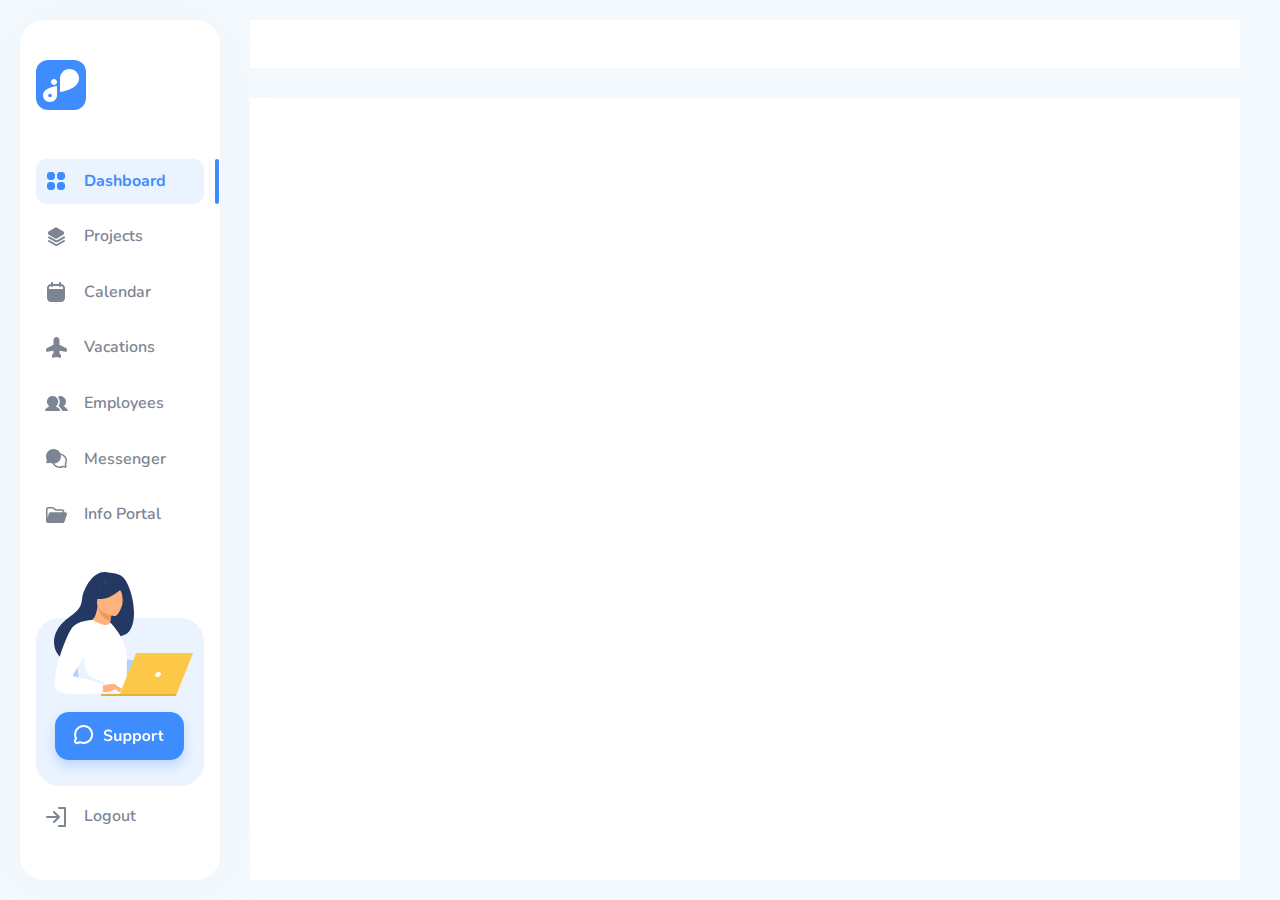
<file: pages/dashboard.html>
<!DOCTYPE html>
<html lang="en">
<head>
    <meta charset="UTF-8">
    <title>Dashboard page</title>
    <link rel="stylesheet" href="../css/style.css">
</head>
<body>
 <div class="container app">
    <aside class="sidebar">
        <div>
            <div class="sidebar__logo">
                <svg width="50" height="50" viewBox="0 0 50 50" fill="none" xmlns="http://www.w3.org/2000/svg">
                    <rect width="50" height="50" rx="12" fill="#3F8CFF"/>
                    <mask id="mask0_1_2135" style="mask-type:luminance" maskUnits="userSpaceOnUse" x="0" y="0" width="50" height="50">
                        <rect width="50" height="50" rx="12" fill="white"/>
                    </mask>
                    <g mask="url(#mask0_1_2135)">
                    </g>
                    <path fill-rule="evenodd" clip-rule="evenodd" d="M17.9999 25C16.3499 25 15 23.6501 15 22.0002C15 20.3499 16.3499 19 17.9999 19C19.6499 19 21 20.3499 21 22.0002C21 23.6501 19.6499 25 17.9999 25Z" fill="white"/>
                    <path fill-rule="evenodd" clip-rule="evenodd" d="M43 18.3448C43 13.2052 38.725 9 33.5 9H33.4998C28.275 9 24 13.2052 24 18.3448V32C24 32 42.9983 29.9193 43 18.346C43 18.3456 43 18.3452 43 18.3448Z" fill="white"/>
                    <path fill-rule="evenodd" clip-rule="evenodd" d="M14 37.2076C12.9882 37.2076 12.1605 36.4388 12.1605 35.4993C12.1605 34.5596 12.9882 33.791 14 33.791C15.0116 33.791 15.8392 34.5596 15.8392 35.4993C15.8392 36.4388 15.0116 37.2076 14 37.2076ZM7 35.4978C7 35.4982 7 35.4989 7 35.4993C7 39.0746 10.1499 42 14 42C17.8499 42 21 39.0746 21 35.4993V26C21 26 7.00183 27.4474 7 35.4978Z" fill="white"/>
                </svg>
            </div>
            <ul class="sidebar__list">
                <li class="sidebar__item active">
                    <svg class="sidebar__item-icon" width="24" height="24" viewBox="0 0 24 24" fill="none" xmlns="http://www.w3.org/2000/svg">
                        <path d="M8 13C9.65685 13 11 14.3431 11 16V18C11 19.6569 9.65685 21 8 21H6C4.34315 21 3 19.6569 3 18V16C3 14.3431 4.34315 13 6 13H8ZM18 13C19.6569 13 21 14.3431 21 16V18C21 19.6569 19.6569 21 18 21H16C14.3431 21 13 19.6569 13 18V16C13 14.3431 14.3431 13 16 13H18ZM8 3C9.65685 3 11 4.34315 11 6V8C11 9.65685 9.65685 11 8 11H6C4.34315 11 3 9.65685 3 8V6C3 4.34315 4.34315 3 6 3H8ZM18 3C19.6569 3 21 4.34315 21 6V8C21 9.65685 19.6569 11 18 11H16C14.3431 11 13 9.65685 13 8V6C13 4.34315 14.3431 3 16 3H18Z" fill="#7D8592"/>
                    </svg>
                    <span class="sidebar__item-text">Dashboard</span>
                </li>
                <li class="sidebar__item">
                    <svg class="sidebar__item-icon" width="24" height="24" viewBox="0 0 24 24" fill="none" xmlns="http://www.w3.org/2000/svg">
                        <path d="M19.5063 15.1309C19.9864 14.8581 20.5966 15.0259 20.8696 15.5059C21.1229 15.9517 20.9959 16.5097 20.5922 16.8057L20.4946 16.8691L13.8998 20.6172C13.0701 21.093 12.0575 21.1251 11.1996 20.7129L11.018 20.6182L4.50139 16.8672C4.02274 16.5917 3.85769 15.9796 4.13322 15.501C4.3891 15.0566 4.93514 14.883 5.39494 15.0811L5.49944 15.1338L12.0121 18.8828C12.2523 19.0198 12.5458 19.0371 12.8012 18.9326L12.9086 18.8799L19.5063 15.1309ZM19.603 11.4707C20.0831 11.1978 20.6934 11.3665 20.9662 11.8467C21.2195 12.2925 21.0927 12.8506 20.6889 13.1465L20.5912 13.21L13.9965 16.957C13.1668 17.4328 12.1541 17.4659 11.2963 17.0537L11.1147 16.958L4.59807 13.207C4.11954 12.9315 3.95544 12.3204 4.23088 11.8418C4.48671 11.3974 5.03181 11.2229 5.49162 11.4209L5.59612 11.4736L12.1098 15.2227C12.3499 15.3596 12.6425 15.3768 12.8979 15.2725L13.0053 15.2207L19.603 11.4707ZM10.9574 2.63672C11.5973 2.24607 12.4025 2.24607 13.0424 2.63672L19.1586 6.37012C20.4462 7.15633 20.4327 9.03097 19.1342 9.79883L13.0405 13.4004C12.4142 13.7704 11.6363 13.771 11.0092 13.4023L4.87737 9.79688C3.57494 9.03107 3.55949 7.1535 4.84904 6.36621L10.9574 2.63672Z" fill="#7D8592"/>
                    </svg>
                    <span class="sidebar__item-text">Projects</span>
                </li>
                <li class="sidebar__item">
                    <svg class="sidebar__item-icon" width="24" height="24" viewBox="0 0 24 24" fill="none" xmlns="http://www.w3.org/2000/svg">
                        <path d="M16 1C16.5523 1 17 1.44772 17 2V3C19.2091 3 21 4.79086 21 7V17C21 19.2091 19.2091 21 17 21H7C4.79086 21 3 19.2091 3 17V7C3 4.79086 4.79086 3 7 3V2C7 1.44772 7.44772 1 8 1C8.55228 1 9 1.44772 9 2V3H15V2C15 1.44772 15.4477 1 16 1ZM9 5C9 5.55228 8.55228 6 8 6C7.48232 6 7.05621 5.60667 7.00488 5.10254L7 5C5.9457 5 5.08229 5.81581 5.00586 6.85059L5 7V8H19V7C19 5.9457 18.1842 5.08229 17.1494 5.00586L17 5C17 5.55228 16.5523 6 16 6C15.4823 6 15.0562 5.60667 15.0049 5.10254L15 5H9Z" fill="#7D8592"/>
                    </svg>
                    <span class="sidebar__item-text">Calendar</span>
                </li>
                <li class="sidebar__item">
                    <svg class="sidebar__item-icon" width="24" height="24" viewBox="0 0 24 24" fill="none" xmlns="http://www.w3.org/2000/svg">
                        <path fill-rule="evenodd" clip-rule="evenodd" d="M15.5066 8.79191L15.4969 4.00276C15.4974 2.34482 14.1559 1.00046 12.5007 1.00004C10.8455 0.999621 9.50339 2.34331 9.50297 4.00125L9.49337 8.79191L3.09998 12.0137C2.42549 12.3535 2 13.0444 2 13.7997V14.8043C2 15.426 2.56138 15.8971 3.17369 15.7891L9.49245 14.6746V17.2007L8.45276 18.4579C8.15621 18.8164 7.99396 19.2672 7.99396 19.7325V20.7663C7.99396 21.4018 8.57916 21.8762 9.20099 21.7446L12.5007 21.0463L15.7769 21.7431C16.399 21.8754 16.9849 21.401 16.9849 20.765V19.7256C16.9849 19.2645 16.8256 18.8175 16.5339 18.4604L15.5075 17.2039V14.6746L21.8263 15.7891C22.4386 15.8971 23 15.426 23 14.8043V13.7997C23 13.0444 22.5745 12.3535 21.9 12.0137L15.5066 8.79191Z" fill="#7D8592"/>
                    </svg>
                    <span class="sidebar__item-text">Vacations</span>
                </li>
                <li class="sidebar__item">
                    <svg class="sidebar__item-icon" width="24" height="24" viewBox="0 0 24 24" fill="none" xmlns="http://www.w3.org/2000/svg">
                        <path d="M8.58301 4C11.0907 4.00008 13.3027 5.63865 14.0273 8.0332C14.7519 10.4278 13.8183 13.0135 11.7295 14.3975C13.4634 15.0355 14.9626 16.1836 16.0273 17.6904C16.1903 17.9213 16.2104 18.224 16.0801 18.4746C15.9497 18.7251 15.6902 18.8827 15.4072 18.8828H1.75781C1.47489 18.8826 1.2153 18.7251 1.08496 18.4746C0.954761 18.224 0.975784 17.9222 1.13867 17.6914C2.20352 16.1843 3.70226 15.0356 5.43652 14.3975C3.34765 13.0135 2.41404 10.4278 3.13867 8.0332C3.86337 5.63859 6.07526 4 8.58301 4ZM14.7666 4.21387C17.4604 3.45918 20.3048 4.77148 21.4727 7.30762C22.6405 9.84379 21.7852 12.8509 19.4561 14.3975C21.1901 15.0355 22.6891 16.1836 23.7539 17.6904C23.9169 17.9213 23.937 18.224 23.8066 18.4746C23.6762 18.7251 23.4168 18.8828 23.1338 18.8828H18.8955C18.6009 18.8828 18.3326 18.7125 18.208 18.4463C17.6254 17.2005 16.805 16.0796 15.793 15.1465C15.7781 15.1327 15.7645 15.1181 15.751 15.1035C15.4863 14.8625 15.2094 14.6343 14.9219 14.4209C14.607 14.1872 14.5233 13.7527 14.7285 13.4189C16.2621 10.921 16.1178 7.7431 14.3643 5.39355C14.2153 5.19385 14.1744 4.93388 14.2549 4.69824C14.3354 4.46276 14.5265 4.28129 14.7666 4.21387Z" fill="#7D8592"/>
                    </svg>
                    <span class="sidebar__item-text">Employees</span>
                </li>
                <li class="sidebar__item">
                    <svg class="sidebar__item-icon" width="24" height="24" viewBox="0 0 24 24" fill="none" xmlns="http://www.w3.org/2000/svg">
                        <path fill-rule="evenodd" clip-rule="evenodd" d="M22.1131 17.1417C23.2813 15.0135 23.2963 12.4606 22.153 10.3196C21.0098 8.17856 18.8557 6.72546 16.3968 6.43648C15.313 3.96537 12.925 2.27316 10.1786 2.03006C7.43221 1.78695 4.77042 3.03217 3.24746 5.27253C1.72449 7.5129 1.58606 10.387 2.88697 12.7565L2.30716 14.7344C2.17615 15.181 2.30391 15.6617 2.64093 15.9902C2.97795 16.3187 3.47124 16.4433 3.92957 16.3157L5.95948 15.7506C6.7809 16.179 7.67719 16.4543 8.60228 16.5622C9.42916 18.4471 11.03 19.9072 13.0148 20.5867C14.9995 21.2661 17.1857 21.1025 19.0407 20.1357L21.0705 20.7008C21.5288 20.8284 22.0221 20.7038 22.3591 20.3754C22.6961 20.047 22.824 19.5663 22.693 19.1197L22.1131 17.1417ZM20.6612 16.675C20.5556 16.848 20.5279 17.0558 20.5847 17.2494L21.1581 19.205L19.1512 18.6463C18.9526 18.591 18.7394 18.618 18.5619 18.7209C17.1753 19.5217 15.5165 19.7454 13.9588 19.3419C12.4012 18.9383 11.0754 17.9413 10.28 16.5753C12.3569 16.3658 14.2498 15.3212 15.5024 13.6933C16.7549 12.0655 17.2534 10.002 16.8777 8.00059C18.7362 8.42838 20.2748 9.69239 21.0218 11.405C21.7687 13.1175 21.6348 15.0742 20.6612 16.675Z" fill="#7D8592"/>
                    </svg>
                    <span class="sidebar__item-text">Messenger</span>
                </li>
                <li class="sidebar__item">
                    <svg class="sidebar__item-icon" width="24" height="24" viewBox="0 0 24 24" fill="none" xmlns="http://www.w3.org/2000/svg">
                        <path fill-rule="evenodd" clip-rule="evenodd" d="M22.7133 9.96615C22.427 9.56926 21.9681 9.33394 21.4793 9.33333H20.2529L20.2392 8.26013C20.2252 7.16563 19.3339 6.28571 18.2394 6.28571H12.4751C12.258 6.28571 12.0468 6.21507 11.8734 6.08444L9.6407 4.40254C9.2939 4.1413 8.8715 4 8.43731 4H4C2.89543 4 2 4.89543 2 6L2 18C2 19.1046 2.89543 20 4 20H18.5968C19.458 20 20.2224 19.4488 20.4944 18.6318L22.9223 11.339C23.0763 10.8743 22.9986 10.3637 22.7133 9.96615ZM8.25749 5.52381C8.47416 5.52381 8.68496 5.59418 8.85818 5.72432L11.2278 7.50474C11.4915 7.70195 11.8115 7.80883 12.1405 7.80952H17.7318C18.2841 7.80952 18.7318 8.25724 18.7318 8.80952V9.33333H6.35086C5.69595 9.33274 5.11436 9.75267 4.90782 10.3753L3.52108 14.543V6.52381C3.52108 5.97153 3.96879 5.52381 4.52108 5.52381H8.25749Z" fill="#7D8592"/>
                    </svg>
                    <span class="sidebar__item-text">Info Portal</span>
                </li>
            </ul>
        </div>
        <div>
            <svg width="168" height="214" viewBox="0 0 168 214" fill="none" xmlns="http://www.w3.org/2000/svg">
                <rect opacity="0.100655" y="46" width="168" height="168" rx="24" fill="#3F8CFF"/>
                <path fill-rule="evenodd" clip-rule="evenodd" d="M25 118.099V94.5142C25 90.3652 33.4076 87 43.7737 87H86.2263C96.596 87 105 90.3652 105 94.5142V119L25 118.099Z" fill="#B0D4FF"/>
                <path fill-rule="evenodd" clip-rule="evenodd" d="M84.4004 3.30169C79.3827 0.655218 71.7451 0.297428 70.5062 0.130241C55.661 -1.87236 46.7262 19.7827 46.2015 26.3458C45.2322 38.4404 38.859 40.2842 29.8914 47.8571C11.9051 63.0467 17.1778 80.6947 27.0127 87.2505C32.9158 91.1869 43.3155 87.2505 43.3155 87.2505C43.4612 87.3529 71.7597 71.3695 85.7085 63.6576C106.621 60.6724 97.1868 10.0441 84.4004 3.30169Z" fill="#233862"/>
                <path fill-rule="evenodd" clip-rule="evenodd" d="M62.6436 57.1725C58.2575 55.2607 54.9385 48.1557 55.0009 48.1521C56.9959 48.0617 59.9326 45.2755 61.6196 34L62 34.2683L76 40.4327C76 40.4327 74.9658 44.9465 74.2947 49.2435C73.7336 52.8538 73.4292 56.3124 74.2103 56.8219C74.2727 56.8617 67.3011 59.2035 62.6436 57.1725Z" fill="#FFB27D"/>
                <path fill-rule="evenodd" clip-rule="evenodd" d="M76 40.1091C76 40.1091 74.9859 44.664 74.3278 49C66.2867 47.534 63.1292 39.409 62 35L76 40.1091Z" fill="#ED975D"/>
                <path fill-rule="evenodd" clip-rule="evenodd" d="M78.9236 43.9951C78.9236 43.9951 59.2923 41.3976 61.1202 29.3896C62.948 17.3817 61.6472 8.95794 74.2581 10.1043C86.869 11.2543 88.6011 16.1954 88.9807 20.3492C89.3603 24.503 84.0756 44.3579 78.9236 43.9951Z" fill="#FFB27D"/>
                <path fill-rule="evenodd" clip-rule="evenodd" d="M88 14.9706C88 14.9706 75.7764 25.9412 67.4636 26.8262C59.1473 27.7111 56 24.9293 56 24.9293C56 24.9293 60.9002 20.6911 63.8503 13.8504C64.7178 11.834 66.5567 10.4524 68.6717 10.262C74.6078 9.728 85.86 9.48529 88 14.9706Z" fill="#233862"/>
                <path fill-rule="evenodd" clip-rule="evenodd" d="M80 13.3415C80 13.3415 84.1397 17.3952 85.447 20.4015C86.7034 23.3049 87.0811 30.2436 86.0788 33C86.0788 33 92.5353 20.2986 88.8786 14.128C85.0039 7.58253 80 13.3415 80 13.3415Z" fill="#233862"/>
                <path fill-rule="evenodd" clip-rule="evenodd" d="M86.5477 120.157C85.511 121.043 82.6046 121.572 78.7816 121.821C66.7523 122.613 45.6109 120.651 44.807 118.451C42.0316 110.839 43.9922 108.473 41.6787 96.8174C41.435 95.5788 41.1368 94.2357 40.7876 92.7738C38.856 84.7694 36.9791 82.0473 43.8249 69.1855C50.0342 57.5372 56.0124 47.6666 56.5944 48.0086C72.9743 57.6334 74.1775 50.602 74.1775 50.602C74.1775 50.602 91.2838 66.8198 90.9964 85.7596C90.4108 124.586 90.8364 116.47 86.5477 120.157Z" fill="white"/>
                <path fill-rule="evenodd" clip-rule="evenodd" d="M45.9824 118.463C43.1804 110.732 44.3356 107.314 42 95.4772L48.3963 80C48.3963 80 47.4305 98.2867 52.8435 103.095C58.2564 107.904 75.0167 112.379 77.6497 116.398C78.9203 118.329 79.7576 120.259 80 121.813C67.8558 122.618 46.7939 120.697 45.9824 118.463Z" fill="#EBF3FF"/>
                <path fill-rule="evenodd" clip-rule="evenodd" d="M65 114.015C65 114.015 76.861 111.118 78.7736 112.271C80.6861 113.429 85.3622 117.634 85.9512 119.099C86.5366 120.564 81.6897 117.986 80.1116 117.523C79.0935 117.223 76.4028 118.245 75.0756 118.732C69.476 120.783 66.0472 119.73 66.0472 119.73L65 114.015Z" fill="#FFB27D"/>
                <path fill-rule="evenodd" clip-rule="evenodd" d="M35.885 55.9893C28.1671 66.6959 12.8616 112.321 21.635 118.41C31.5145 125.261 66.5936 120.201 66.5936 120.201C66.5936 120.201 67.7612 114.774 66.1381 112.145C64.5114 109.519 38.119 105.279 36.9008 104.067C35.6825 102.855 52.1268 80.4309 52.1268 76.7948C52.1268 73.1588 56.5944 48 56.5944 48C56.5944 48 41.3652 48.3827 35.885 55.9893Z" fill="white"/>
                <path fill-rule="evenodd" clip-rule="evenodd" d="M79 116C79 116 81.6763 119.301 82.5541 119.694C83.4318 120.087 84 119.989 84 119.989L82.1975 116.887L79 116Z" fill="#FFB27D"/>
                <path fill-rule="evenodd" clip-rule="evenodd" d="M78 113L86 116.533C86 116.533 85.6578 117.038 84.6754 116.998C83.689 116.957 81.2048 116.13 81.2048 116.13L78 113Z" fill="#FFB27D"/>
                <path fill-rule="evenodd" clip-rule="evenodd" d="M83 124H139.886L157 81H100.201L83 124Z" fill="#FDC748"/>
                <path fill-rule="evenodd" clip-rule="evenodd" d="M140 122H65V124H139.335L140 122Z" fill="#E6B137"/>
                <path fill-rule="evenodd" clip-rule="evenodd" d="M124.882 102.498C125.341 101.119 124.42 100 122.825 100C121.235 100 119.574 101.119 119.116 102.498C118.662 103.878 119.582 105 121.173 105C122.768 105 124.428 103.878 124.882 102.498Z" fill="white"/>
                <g filter="url(#filter0_d_1_2093)">
                    <rect x="19" y="140" width="129" height="48" rx="14" fill="#3F8CFF"/>
                </g>
                <path fill-rule="evenodd" clip-rule="evenodd" d="M48.1169 153H47.6169C46.1421 152.996 44.6847 153.342 43.3661 154.008C40.1518 155.614 38.1183 158.902 38.1169 162.5L38.1232 162.868C38.1638 163.972 38.3994 165.059 38.8182 166.081L38.9239 166.325L38.2286 168.003C37.9156 168.758 37.9243 169.608 38.2527 170.357L38.3282 170.516C39.0443 171.922 40.742 172.541 42.2051 171.899L43.8029 171.197L44.0364 171.299C45.1711 171.764 46.3884 172.003 47.6195 172C51.2149 171.999 54.5031 169.965 56.1114 166.747C56.7756 165.432 57.1208 163.975 57.117 162.498L57.117 162C56.8542 157.211 53.1382 153.411 48.4391 153.02L48.1169 153ZM47.6144 155L48.0749 154.999L48.0618 154.999C51.8687 155.209 54.9084 158.248 55.1185 162.055L55.117 162.5C55.12 163.665 54.8484 164.812 54.3243 165.849C53.0527 168.394 50.4568 169.999 47.6165 170C46.452 170.003 45.3053 169.732 44.2678 169.208C44.0013 169.073 43.6886 169.064 43.4152 169.184L41.4017 170.068C40.8959 170.289 40.3061 170.059 40.0842 169.554C39.9748 169.304 39.9719 169.021 40.0762 168.769L40.9407 166.683C41.0523 166.414 41.0409 166.109 40.9095 165.849C40.3855 164.812 40.1139 163.665 40.1169 162.503C40.118 159.66 41.7234 157.064 44.264 155.795C45.3053 155.269 46.4519 154.997 47.6144 155Z" fill="white"/>
                <path d="M72.04 169.144C71.176 169.144 70.3653 169.027 69.608 168.792C68.8507 168.557 68.2107 168.227 67.688 167.8L68.376 166.296C68.92 166.712 69.4907 167.016 70.088 167.208C70.696 167.4 71.352 167.496 72.056 167.496C72.8347 167.496 73.432 167.363 73.848 167.096C74.2747 166.819 74.488 166.435 74.488 165.944C74.488 165.517 74.2907 165.192 73.896 164.968C73.512 164.744 72.8667 164.531 71.96 164.328C71.0213 164.125 70.2587 163.891 69.672 163.624C69.0853 163.357 68.6427 163.016 68.344 162.6C68.0453 162.184 67.896 161.656 67.896 161.016C67.896 160.355 68.0773 159.763 68.44 159.24C68.8027 158.717 69.3147 158.312 69.976 158.024C70.6373 157.725 71.4 157.576 72.264 157.576C73.0533 157.576 73.8053 157.699 74.52 157.944C75.2347 158.179 75.8213 158.504 76.28 158.92L75.592 160.424C74.5893 159.624 73.48 159.224 72.264 159.224C71.5387 159.224 70.9627 159.373 70.536 159.672C70.12 159.96 69.912 160.365 69.912 160.888C69.912 161.325 70.0987 161.661 70.472 161.896C70.8453 162.131 71.48 162.349 72.376 162.552C73.3253 162.765 74.0933 163.005 74.68 163.272C75.2773 163.528 75.7307 163.859 76.04 164.264C76.36 164.669 76.52 165.181 76.52 165.8C76.52 166.472 76.3387 167.064 75.976 167.576C75.624 168.077 75.1067 168.467 74.424 168.744C73.752 169.011 72.9573 169.144 72.04 169.144ZM85.4271 161.176V169H83.4751V167.8C83.2298 168.227 82.8991 168.557 82.4831 168.792C82.0671 169.016 81.5978 169.128 81.0751 169.128C79.1551 169.128 78.1951 168.051 78.1951 165.896V161.176H80.1951V165.912C80.1951 166.467 80.3071 166.877 80.5311 167.144C80.7551 167.411 81.1071 167.544 81.5871 167.544C82.1418 167.544 82.5845 167.363 82.9151 167C83.2565 166.627 83.4271 166.136 83.4271 165.528V161.176H85.4271ZM92.0048 160.984C92.6768 160.984 93.2741 161.155 93.7968 161.496C94.3301 161.837 94.7408 162.323 95.0288 162.952C95.3274 163.571 95.4768 164.285 95.4768 165.096C95.4768 165.907 95.3274 166.616 95.0288 167.224C94.7408 167.832 94.3354 168.301 93.8128 168.632C93.2901 168.963 92.6874 169.128 92.0048 169.128C91.4501 169.128 90.9541 169.011 90.5168 168.776C90.0794 168.541 89.7434 168.216 89.5088 167.8V171.88H87.5088V161.176H89.4768V162.36C89.7114 161.923 90.0474 161.587 90.4848 161.352C90.9328 161.107 91.4394 160.984 92.0048 160.984ZM91.4768 167.576C92.1061 167.576 92.5968 167.363 92.9488 166.936C93.3008 166.499 93.4768 165.885 93.4768 165.096C93.4768 164.285 93.3008 163.656 92.9488 163.208C92.5968 162.76 92.1061 162.536 91.4768 162.536C90.8368 162.536 90.3408 162.755 89.9888 163.192C89.6474 163.629 89.4768 164.253 89.4768 165.064C89.4768 165.864 89.6474 166.483 89.9888 166.92C90.3408 167.357 90.8368 167.576 91.4768 167.576ZM101.614 160.984C102.286 160.984 102.883 161.155 103.406 161.496C103.939 161.837 104.35 162.323 104.638 162.952C104.937 163.571 105.086 164.285 105.086 165.096C105.086 165.907 104.937 166.616 104.638 167.224C104.35 167.832 103.945 168.301 103.422 168.632C102.899 168.963 102.297 169.128 101.614 169.128C101.059 169.128 100.563 169.011 100.126 168.776C99.6888 168.541 99.3528 168.216 99.1181 167.8V171.88H97.1181V161.176H99.0861V162.36C99.3208 161.923 99.6568 161.587 100.094 161.352C100.542 161.107 101.049 160.984 101.614 160.984ZM101.086 167.576C101.715 167.576 102.206 167.363 102.558 166.936C102.91 166.499 103.086 165.885 103.086 165.096C103.086 164.285 102.91 163.656 102.558 163.208C102.206 162.76 101.715 162.536 101.086 162.536C100.446 162.536 99.9501 162.755 99.5981 163.192C99.2568 163.629 99.0861 164.253 99.0861 165.064C99.0861 165.864 99.2568 166.483 99.5981 166.92C99.9501 167.357 100.446 167.576 101.086 167.576ZM110.296 169.128C109.496 169.128 108.792 168.963 108.184 168.632C107.586 168.301 107.122 167.827 106.792 167.208C106.461 166.589 106.296 165.869 106.296 165.048C106.296 164.227 106.461 163.512 106.792 162.904C107.122 162.285 107.586 161.811 108.184 161.48C108.792 161.149 109.496 160.984 110.296 160.984C111.096 160.984 111.794 161.149 112.392 161.48C113 161.811 113.464 162.285 113.784 162.904C114.114 163.512 114.28 164.227 114.28 165.048C114.28 165.869 114.114 166.589 113.784 167.208C113.464 167.827 113 168.301 112.392 168.632C111.794 168.963 111.096 169.128 110.296 169.128ZM110.28 167.576C110.93 167.576 111.426 167.363 111.768 166.936C112.109 166.509 112.28 165.88 112.28 165.048C112.28 164.227 112.109 163.603 111.768 163.176C111.426 162.739 110.936 162.52 110.296 162.52C109.656 162.52 109.16 162.739 108.808 163.176C108.466 163.603 108.296 164.227 108.296 165.048C108.296 165.88 108.466 166.509 108.808 166.936C109.149 167.363 109.64 167.576 110.28 167.576ZM121.083 162.648L119.915 162.76C118.592 162.899 117.931 163.571 117.931 164.776V169H115.931V161.176H117.835V162.552C118.24 161.613 119.077 161.101 120.347 161.016L120.955 160.968L121.083 162.648ZM126.774 167.624C127.009 167.624 127.254 167.608 127.51 167.576L127.414 169.064C127.094 169.096 126.801 169.112 126.534 169.112C125.436 169.112 124.625 168.861 124.102 168.36C123.58 167.848 123.318 167.091 123.318 166.088V162.68H121.814V161.176H123.318V158.84H125.318V161.176H127.382V162.68H125.318V166.056C125.318 167.101 125.804 167.624 126.774 167.624Z" fill="white"/>
                <defs>
                    <filter id="filter0_d_1_2093" x="7" y="134" width="153" height="72" filterUnits="userSpaceOnUse" color-interpolation-filters="sRGB">
                        <feFlood flood-opacity="0" result="BackgroundImageFix"/>
                        <feColorMatrix in="SourceAlpha" type="matrix" values="0 0 0 0 0 0 0 0 0 0 0 0 0 0 0 0 0 0 127 0" result="hardAlpha"/>
                        <feOffset dy="6"/>
                        <feGaussianBlur stdDeviation="6"/>
                        <feColorMatrix type="matrix" values="0 0 0 0 0.247059 0 0 0 0 0.54902 0 0 0 0 1 0 0 0 0.263686 0"/>
                        <feBlend mode="normal" in2="BackgroundImageFix" result="effect1_dropShadow_1_2093"/>
                        <feBlend mode="normal" in="SourceGraphic" in2="effect1_dropShadow_1_2093" result="shape"/>
                    </filter>
                </defs>
            </svg>
            <p class="sidebar__item">
                <svg width="24" height="24" viewBox="0 0 24 24" fill="none" xmlns="http://www.w3.org/2000/svg">
                    <path fill-rule="evenodd" clip-rule="evenodd" d="M21 2C21.5128 2 21.9355 2.38604 21.9933 2.88338L22 3V21C22 21.5128 21.614 21.9355 21.1166 21.9933L21 22H15C14.4477 22 14 21.5523 14 21C14 20.4872 14.386 20.0645 14.8834 20.0067L15 20H20V4H15C14.4872 4 14.0645 3.61396 14.0067 3.11662L14 3C14 2.48716 14.386 2.06449 14.8834 2.00673L15 2H21ZM10.6129 6.2097L10.7071 6.29289L15.7071 11.2929C16.0676 11.6534 16.0953 12.2206 15.7903 12.6129L15.7071 12.7071L10.7071 17.7071C10.3166 18.0976 9.68342 18.0976 9.29289 17.7071C8.93241 17.3466 8.90468 16.7794 9.2097 16.3871L9.29289 16.2929L12.585 13H3C2.44772 13 2 12.5523 2 12C2 11.4872 2.38604 11.0645 2.88338 11.0067L3 11H12.585L9.29289 7.70711C8.93241 7.34662 8.90468 6.77939 9.2097 6.3871L9.29289 6.29289C9.62334 5.96245 10.1275 5.91161 10.5114 6.14038L10.6129 6.2097Z" fill="#7D8592"/>
                </svg>
                <span class="sidebar__item-text">Logout</span>
            </p>
        </div>
    </aside>
    <header class="header"></header>
    <main class="main">
        <div class="dashboard"></div>
    </main>
 </div>
</body>
</html>
</file>
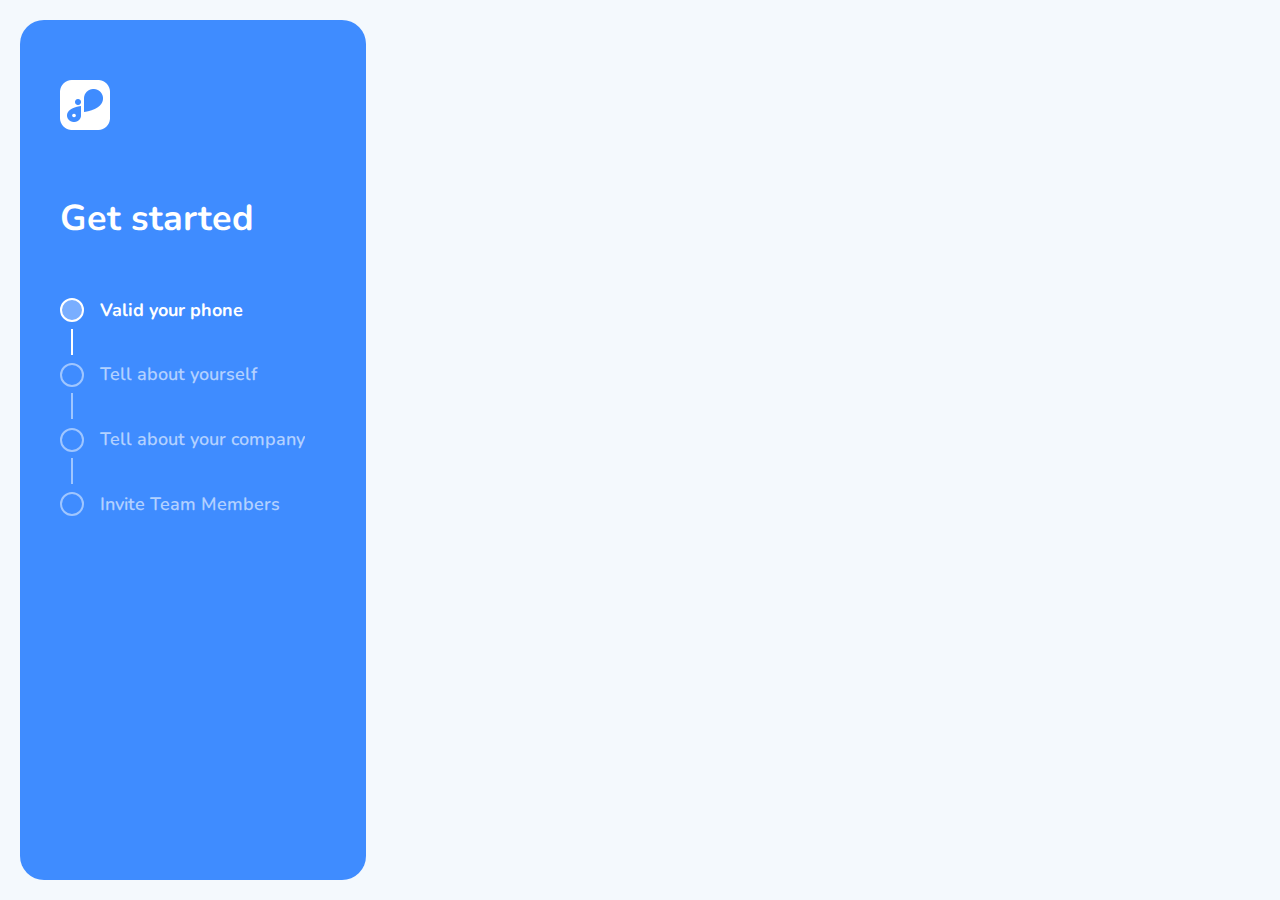
<file: pages/sign-up.html>
<!DOCTYPE html>
<html lang="en">
<head>
    <meta charset="UTF-8">
    <title>Sign-up pages</title>
    <link rel="stylesheet" href="../css/style.css">
</head>
<body>
    <div class="container">
        <div class="signUp-container">
            <div class="signUp-container__left">
                <img src="../assets/img/logo.png" class="logo" alt="logo">
                <div>
                    <h4 class="signUp-container__title">Get started</h4>
                    <div class="steps">
                        <div class="step active">
                            <div class="circle"></div>
                            <div class="label">Valid your phone</div>
                        </div>
                        <div class="step">
                            <div class="circle"></div>
                            <div class="label">Tell about yourself</div>
                        </div>
                        <div class="step">
                            <div class="circle"></div>
                            <div class="label">Tell about your company</div>
                        </div>
                        <div class="step">
                            <div class="circle"></div>
                            <div class="label">Invite Team Members</div>
                        </div>
                    </div>
                </div>
            </div>
            <div class="signUp-container__right">
                <div></div>
                <div></div>
            </div>
        </div>
    </div>
</body>
</html>
</file>
<file: css/style.css>
@import url("./reset.css");
@import url("./base.css");
@import url("./font.css");
@import url("./variables.css");
@import url("./sidebar.css");

body {
    font-family: 'Nunito Sans', sans-serif;
    color: var(--color-dark);
    line-height: 1.6
}

.container {
    width: 100%;
    height: 100vh;
    background-color: var(--color-primary-bg-opacity);
    padding: 20px 40px 20px 20px;
}

.signIn-container {
    display: grid;
    grid-template-columns: 1fr 1fr;
    grid-template-rows: 1fr;
    align-items: stretch;
    height: 100%;
    box-shadow: 0 6px 58px 0 rgba(196, 203, 214, 0.1);
}

.signIn-container__left {
    width: 100%;
    height: 100%;
    background-color: var(--color-primary);
    padding-top: 60px;
    padding-left: 94px;
    border-top-left-radius: 24px;
    border-bottom-left-radius: 24px;
}

.signIn-container__left__logo {
    display: flex;
    align-items: center;
    gap: 30px;
    margin-bottom: 44px;
}

.signIn-container__left__logo-text {
    color: var(--color-white);
    font-weight: bold;
    font-size: 30px;
}

.signIn-container__left__title {
    color: var(--color-white);
    font-weight: bold;
    font-size: 40px;
    margin-bottom: 50px;
}

.signIn-container__right {
    background-color: var(--color-white);
    border-top-right-radius: 24px;
    border-bottom-right-radius: 24px;
    display: flex;
    justify-content: center;
    align-items: center;
}

.form-container {
    width: 403px;
    display: flex;
    flex-direction: column;
    align-items: center;
}

form {
    width: 100%;
}

.form-container h2 {
    font-size: 22px;
    font-weight: bold;
    margin-bottom: 33px;
}

.form-group {
    width: 100%;
    margin-bottom: 10px;
}

label {
    display: block;
    font-size: 14px;
    line-height: 24px;
    font-weight: 700;
    margin-bottom: 7px;
    color: var(--color-text-gray);
}

input {
    width: 100%;
    height: 48px;
    border: 1px solid var(--color-gray);
    border-radius: 14px;
    font-size: 14px;
    line-height: 24px;
    font-weight: 400;
    padding: 0 18px;
    color: var(--color-dark);
    box-shadow: 0 1px 2px 0 rgba(184, 200, 224, 0.22);
}

input:focus {
    outline: none;
    border: 1px solid var(--color-primary);
}

input::placeholder {
    color: var(--color-text-gray);
}

.password-wrapper {
    position: relative;
}

.password-wrapper .toggle-eye {
    position: absolute;
    right: 13px;
    top: 50%;
    transform: translateY(-40%);
    cursor: pointer;
}

.form-options {
    display: flex;
    justify-content: space-between;
    align-items: center;
    margin-bottom: 48px;
    margin-top: 17px;
}

.form-options label {
    width: max-content;
    display: flex;
    align-items: center;
    gap: 14px;
    color: var(--color-text-gray);
    font-weight: 400;
    font-size: 16px;
    cursor: pointer;
}

.form-options label input {
    box-shadow: none;
    border-radius: 8px;
    width: 24px;
    height: 24px;
    accent-color: var(--color-primary);
    cursor: pointer;
}

.form-options a {
    color: var(--color-text-gray);
    font-weight: 400;
    font-size: 16px;
}

.btn-primary {
    display: flex;
    margin: 0 auto;
    align-items: center;
    padding: 13px 46px;
    background: var(--color-primary);
    color: var(--color-white);
    border: none;
    border-radius: 14px;
    font-size: 16px;
    cursor: pointer;
    font-weight: 700;
    box-shadow: 0 6px 12px 0 rgba(63, 140, 255, 0.26);
    transition: background 0.3s ease;
}

.btn-primary:hover {
    opacity: 0.9;
}

.signup-link {
    text-align: center;
    margin-top: 20px;
    color: var(--color-secondary);
    font-size: 16px;
    font-weight: 600;
    cursor: pointer;
}

.signUp-container {
    display: grid;
    grid-template-columns: 346px 1fr;
    grid-auto-rows: 1fr;
    gap: 30px;
    align-items: stretch;
    height: 100%;
}

.signUp-container__left {
    width: 100%;
    height: 100%;
    display: flex;
    flex-direction: column;
    gap: 60px;
    padding: 60px 40px;
    background-color: var(--color-primary);
    border-radius: 24px;
}

.signUp-container__left .logo {
    width: 50px;
    height: 50px;
}

.signUp-container__body {

}

.signUp-container__title {
    color: var(--color-white);
    font-weight: bold;
    font-size: 36px;
}

.signUp-container__left .steps {
    display: flex;
    flex-direction: column;
    gap: 36px;
    margin-top: 48px;
}

.signUp-container__left .step {
    display: flex;
    align-items: center;
    position: relative;
}

.signUp-container__left .circle {
    width: 24px;
    height: 24px;
    border: 2px solid rgba(255, 255, 255, 0.5);
    border-radius: 50%;
    margin-right: 1rem;
    background: transparent;
    flex-shrink: 0;
}

.signUp-container__left .step.active .circle {
    border: 2px solid #ffffff;
    background: #FFFFFF4D;
}

.signUp-container__left .step:not(:last-child)::after {
    content: "";
    position: absolute;
    left: 11px;
    top: 33px;
    width: 2px;
    height: 26px;
    background: rgba(255, 255, 255, 0.5);
}

.signUp-container__left .step.active:not(:last-child)::after {
    background: white;
}

.signUp-container__left .label {
    font-size: 18px;
    font-weight: 600;
    opacity: 0.6;
    color: var(--color-white);
}

.signUp-container__left .step.active .label {
    font-weight: bold;
    opacity: 1;
}

.app{
    display: grid;
    grid-template-columns: 200px 1fr;
    grid-template-rows: 48px 1fr;
    height: 100vh;
    gap: 30px;
}


.header{
    grid-column: 2/3;
    grid-row: 1/2;
    background-color: var(--color-white);
}

.main{
    grid-column: 2/3;
    grid-row: 2/3;
    background-color: var(--color-white);
}
</file>
